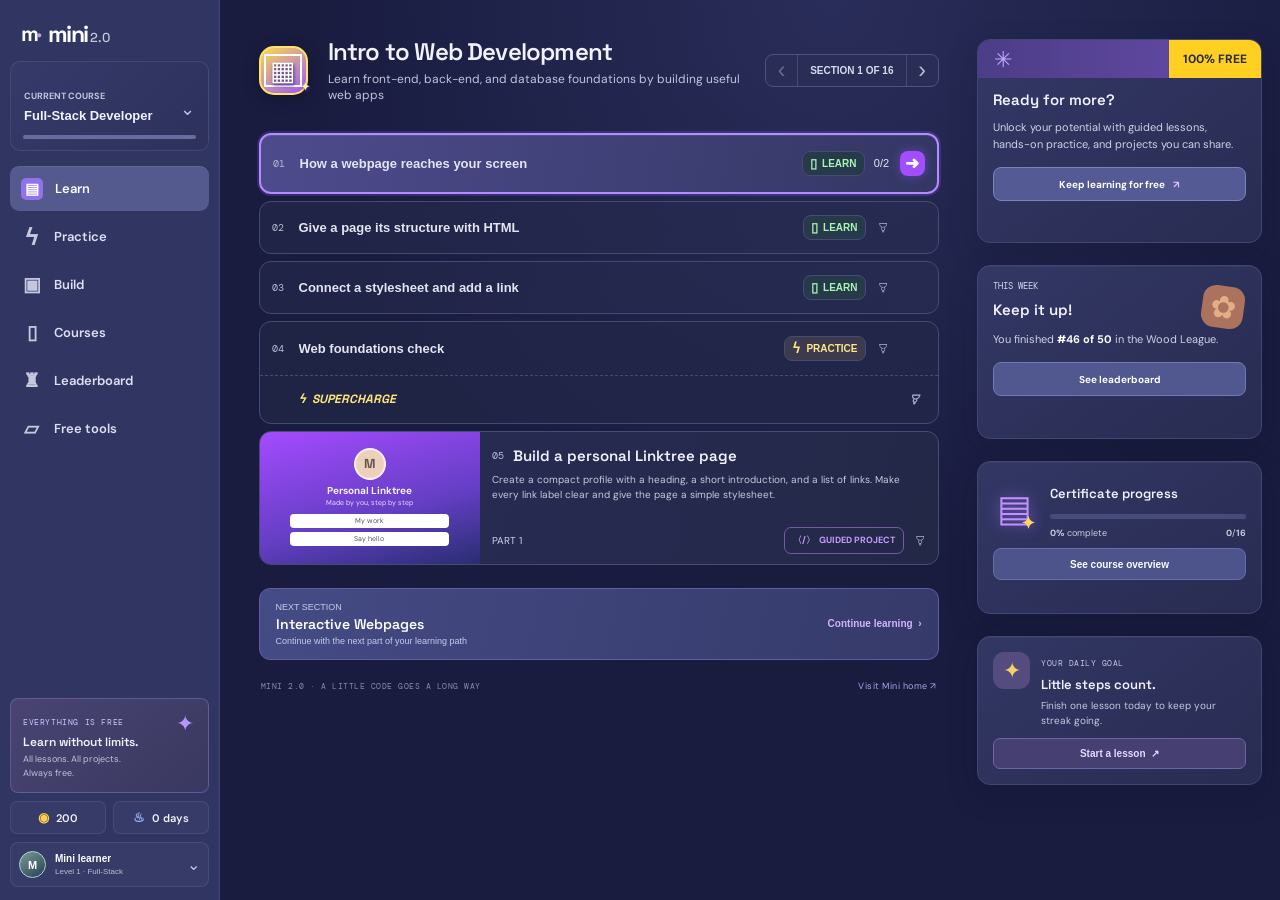
<file: index.html>
<!doctype html>
<html lang="en">
<head>
  <meta charset="utf-8" />
  <meta name="viewport" content="width=device-width, initial-scale=1" />
  <meta name="theme-color" content="#171a3c" />
  <meta name="description" content="Mini 2.0 — your free, friendly path to learning web development." />
  <title>Learn | Mini 2.0</title>
  <link rel="preconnect" href="https://fonts.googleapis.com" />
  <link rel="preconnect" href="https://fonts.gstatic.com" crossorigin />
  <link href="https://fonts.googleapis.com/css2?family=DM+Mono:wght@400;500&family=DM+Sans:wght@400;500;600;700;800&family=Space+Grotesk:wght@500;600;700&display=swap" rel="stylesheet" />
  <link rel="stylesheet" href="dashboard.css" />
</head>
<body>
  <div class="dashboard-shell">
    <aside class="sidebar" id="sidebar">
      <a class="brand" href="home.html" aria-label="Mini 2.0 home"><span class="brand-icon">m<span>·</span></span><span>mini<span class="brand-version"> 2.0</span></span></a>
      <button class="course-switcher" id="courseSwitch" aria-expanded="false"><span class="switch-label">CURRENT COURSE</span><strong id="currentCourseName">Full-Stack Developer</strong><span class="switch-chevron">⌄</span><span class="switch-progress"><i></i></span></button>
      <div class="track-menu" id="trackMenu" aria-label="Choose a learning path"></div>
      <nav class="side-nav" aria-label="Main navigation">
        <a class="side-link active" href="#learn" data-nav="Learn"><span class="nav-icon">▤</span>Learn</a>
        <a class="side-link" href="#practice" data-nav="Practice"><span class="nav-icon bolt">ϟ</span>Practice</a>
        <a class="side-link" href="#build" data-nav="Build"><span class="nav-icon">▣</span>Build</a>
        <a class="side-link" href="#courses" data-nav="Courses"><span class="nav-icon">▯</span>Courses</a>
        <a class="side-link" href="#league" data-nav="Leaderboard"><span class="nav-icon">♜</span>Leaderboard</a>
        <a class="side-link" href="#free" data-nav="Free tools"><span class="nav-icon">▱</span>Free tools</a>
      </nav>
      <div class="sidebar-bottom">
        <div class="free-callout"><span class="free-star">✦</span><span>EVERYTHING IS FREE</span><b>Learn without limits.</b><small>All lessons. All projects.<br />Always free.</small></div>
        <div class="resources"><span class="resource-chip"><b>◉</b><span id="coinCount">200</span></span><span class="resource-chip"><b class="flame">♨</b><span id="streakCount">0 days</span></span></div>
        <button class="profile-button" id="profileButton"><span class="avatar">M</span><span class="profile-name">Mini learner<small>Level 1 · Beginner</small></span><span class="profile-chevron">⌄</span></button>
      </div>
    </aside>

    <main class="main-area" id="learn">
      <button class="mobile-menu" id="mobileMenu" aria-label="Open navigation">☰</button>
      <header class="course-heading">
        <div class="course-emblem"><span>▦</span><i>✦</i></div>
        <div class="course-title"><h1 id="courseTitle">Intro to Web Development</h1><p id="courseDescription">Create webpages using HTML and CSS</p></div>
        <div class="section-switcher">
          <button id="previousSection" aria-label="Previous section" disabled>‹</button>
          <button id="sectionPicker" aria-expanded="false">SECTION <b id="sectionNumber">1</b> OF 20</button>
          <button id="nextSection" aria-label="Next section">›</button>
          <div class="section-menu" id="sectionMenu"></div>
        </div>
      </header>

      <section class="lesson-list" id="lessonList" aria-label="Lessons in this section">
        <button class="lesson-row selected" data-lesson="Discovering HTML and Tags" data-type="LEARN" data-open="true"><span class="lesson-number">01</span><span class="lesson-name">Discovering HTML and Tags</span><span class="lesson-type learn"><i>▯</i> LEARN</span><span class="lesson-count">0/2</span><span class="lesson-action">➜</span></button>
        <button class="lesson-row locked" data-lesson="Structuring Text with Tags" data-type="LEARN"><span class="lesson-number">02</span><span class="lesson-name">Structuring Text with Tags</span><span class="lesson-type learn"><i>▯</i> LEARN</span><span class="lock-icon">♙</span></button>
        <div class="lesson-group"><button class="lesson-row locked" data-lesson="HTML Basics 1" data-type="PRACTICE"><span class="lesson-number">03</span><span class="lesson-name">HTML Basics 1</span><span class="lesson-type practice"><i>ϟ</i> PRACTICE</span><span class="lock-icon">♙</span></button><button class="supercharge locked" data-lesson="HTML Basics 1 bonus" data-type="BONUS"><span>ϟ &nbsp;SUPERCHARGE</span><span class="lock-icon">♙</span></button></div>
        <button class="lesson-row locked" data-lesson="Creating Links" data-type="LEARN"><span class="lesson-number">04</span><span class="lesson-name">Creating Links</span><span class="lesson-type learn"><i>▯</i> LEARN</span><span class="lock-icon">♙</span></button>
        <button class="lesson-row locked" data-lesson="Adding Images" data-type="LEARN"><span class="lesson-number">05</span><span class="lesson-name">Adding Images</span><span class="lesson-type learn"><i>▯</i> LEARN</span><span class="lock-icon">♙</span></button>
        <div class="lesson-group"><button class="lesson-row locked" data-lesson="HTML Basics 2" data-type="PRACTICE"><span class="lesson-number">06</span><span class="lesson-name">HTML Basics 2</span><span class="lesson-type practice"><i>ϟ</i> PRACTICE</span><span class="lock-icon">♙</span></button><button class="supercharge locked" data-lesson="HTML Basics 2 bonus" data-type="BONUS"><span>ϟ &nbsp;SUPERCHARGE</span><span class="lock-icon">♙</span></button></div>
        <article class="project-card"><div class="project-thumb"><div class="thumb-avatar">E</div><b>Emmy</b><small>Aspiring Software Developer</small><span>Twitter</span><span>TikTok</span></div><div class="project-copy"><div><span class="lesson-number">07</span><strong>Linktree</strong></div><p>Get ready to build your very own Linktree-style page, where you can showcase all your socials and other links you care about in one spot.</p><div class="project-meta"><span>PART 1</span><span class="guided-pill">〈/〉 &nbsp;GUIDED PROJECT</span><span class="lock-icon">♙</span></div></div></article>
        <button class="lesson-row locked" data-lesson="Boilerplate code" data-type="LEARN"><span class="lesson-number">08</span><span class="lesson-name">Boilerplate code</span><span class="lesson-type learn"><i>▯</i> LEARN</span><span class="lock-icon">♙</span></button>
        <button class="lesson-row locked" data-lesson="Stylesheet and Basic Selectors" data-type="LEARN"><span class="lesson-number">09</span><span class="lesson-name">Stylesheet and Basic Selectors</span><span class="lesson-type learn"><i>▯</i> LEARN</span><span class="lock-icon">♙</span></button>
        <button class="lesson-row locked" data-lesson="Styling Text" data-type="LEARN"><span class="lesson-number">10</span><span class="lesson-name">Styling Text</span><span class="lesson-type learn"><i>▯</i> LEARN</span><span class="lock-icon">♙</span></button>
        <button class="lesson-row locked" data-lesson="Setting Size and Borders" data-type="LEARN"><span class="lesson-number">11</span><span class="lesson-name">Setting Size and Borders</span><span class="lesson-type learn"><i>▯</i> LEARN</span><span class="lock-icon">♙</span></button>
        <div class="lesson-group"><button class="lesson-row locked" data-lesson="CSS Basics 1" data-type="PRACTICE"><span class="lesson-number">12</span><span class="lesson-name">CSS Basics 1</span><span class="lesson-type practice"><i>ϟ</i> PRACTICE</span><span class="lock-icon">♙</span></button><button class="supercharge locked" data-lesson="CSS Basics 1 bonus" data-type="BONUS"><span>ϟ &nbsp;SUPERCHARGE</span><span class="lock-icon">♙</span></button></div>
        <button class="lesson-row locked" data-lesson="Building with the Box Model" data-type="LEARN"><span class="lesson-number">13</span><span class="lesson-name">Building with the Box Model</span><span class="lesson-type learn"><i>▯</i> LEARN</span><span class="lock-icon">♙</span></button>
        <button class="lesson-row locked" data-lesson="Adding Padding with One Line" data-type="LEARN"><span class="lesson-number">14</span><span class="lesson-name">Adding Padding with One Line</span><span class="lesson-type learn"><i>▯</i> LEARN</span><span class="lock-icon">♙</span></button>
        <button class="lesson-row locked" data-lesson="Styling Corners with One Line" data-type="LEARN"><span class="lesson-number">15</span><span class="lesson-name">Styling Corners with One Line</span><span class="lesson-type learn"><i>▯</i> LEARN</span><span class="lock-icon">♙</span></button>
        <div class="lesson-group"><button class="lesson-row locked" data-lesson="CSS Basics 2" data-type="PRACTICE"><span class="lesson-number">16</span><span class="lesson-name">CSS Basics 2</span><span class="lesson-type practice"><i>ϟ</i> PRACTICE</span><span class="lock-icon">♙</span></button><button class="supercharge locked" data-lesson="CSS Basics 2 bonus" data-type="BONUS"><span>ϟ &nbsp;SUPERCHARGE</span><span class="lock-icon">♙</span></button></div>
        <article class="project-card project-card-second"><div class="project-thumb second-thumb"><div class="thumb-avatar">E</div><b>Emmy</b><small>Aspiring Software Developer</small><span>Twitter</span><span>TikTok</span></div><div class="project-copy"><div><span class="lesson-number">17</span><strong>Linktree</strong></div><p>Now that you've set up the HTML of your Linktree-style page, it's time to make it pop! In this part, we'll use CSS to style and bring personality to your page.</p><div class="project-meta"><span>PART 2</span><span class="guided-pill">〈/〉 &nbsp;GUIDED PROJECT</span><span class="lock-icon">♙</span></div></div></article>
        <button class="lesson-row locked" data-lesson="Making it responsive" data-type="LEARN"><span class="lesson-number">18</span><span class="lesson-name">Making it responsive</span><span class="lesson-type learn"><i>▯</i> LEARN</span><span class="lock-icon">♙</span></button>
        <button class="lesson-row locked" data-lesson="Finishing touches" data-type="LEARN"><span class="lesson-number">19</span><span class="lesson-name">Finishing touches</span><span class="lesson-type learn"><i>▯</i> LEARN</span><span class="lock-icon">♙</span></button>
        <button class="lesson-row locked" data-lesson="Web Development review" data-type="PRACTICE"><span class="lesson-number">20</span><span class="lesson-name">Web Development review</span><span class="lesson-type practice"><i>ϟ</i> PRACTICE</span><span class="lock-icon">♙</span></button>
        <button class="next-track"><span><small>NEXT SECTION</small><strong>Interactive Webpages</strong><small>Use HTML and JavaScript to create interactive webpages</small></span><b>Continue learning&nbsp; ›</b></button>
      </section>
      <footer class="main-footer"><span>MINI 2.0 · A LITTLE CODE GOES A LONG WAY</span><a href="home.html">Visit Mini home ↗</a></footer>
    </main>

    <aside class="right-rail">
      <section class="rail-card free-card" id="free"><div class="free-banner"><span>✳</span><b>100% FREE</b></div><div class="rail-card-content"><h2>Ready for more?</h2><p>Unlock your potential with guided lessons, hands-on practice, and projects you can share.</p><a href="#courses">Keep learning for free <span>↗</span></a></div></section>
      <section class="rail-card league-card" id="league"><div class="league-date">THIS WEEK</div><div class="league-icon">✿</div><h2>Keep it up!</h2><p>You finished <b>#46 of 50</b> in the Wood League.</p><a href="#league">See leaderboard</a></section>
      <section class="rail-card certificate-card"><div class="certificate-icon"><span>▤</span><b>✦</b></div><div class="certificate-info"><h2>Certificate progress</h2><div class="cert-progress"><i id="certificateBar"></i></div><div class="cert-details"><span><b id="certificatePercent">0%</b> complete</span><span><b id="certificateCount">0</b>/<b id="certificateTotal">20</b></span></div></div><button id="courseOverview">See course overview</button></section>
      <section class="rail-card daily-card"><div class="daily-art">✦</div><div><span>YOUR DAILY GOAL</span><h2>Little steps count.</h2><p>Finish one lesson today to keep your streak going.</p></div><button id="dailyGoal">Start a lesson&nbsp; ↗</button></section>
    </aside>
  </div>

  <div class="toast" id="toast" role="status" aria-live="polite"></div>
  <div class="modal-backdrop" id="lessonModal" aria-hidden="true"><section class="lesson-modal" role="dialog" aria-modal="true" aria-labelledby="modalHeading"><button class="modal-close" id="modalClose" aria-label="Close lesson">×</button><div class="modal-eyebrow" id="modalEyebrow">LESSON 01 <span>·</span> HTML BASICS</div><div class="modal-progress"><i></i><i></i></div><div class="modal-emoji" id="modalEmoji">🌱</div><h2 id="modalHeading">Discovering HTML and Tags</h2><p id="modalDescription">HTML is the structure behind every webpage. Tags tell your browser what each part of the page means.</p><div class="lesson-example"><span id="exampleLabel">HERE'S A HEADING</span><code id="exampleCode">&lt;h1&gt;Hello, world!&lt;/h1&gt;</code><div class="example-result"><small>IN THE BROWSER</small><strong id="exampleOutput">Hello, world!</strong></div></div><h3 id="modalQuestion">Which tag creates a main heading?</h3><div class="modal-answers" id="modalAnswers"></div><div class="answer-feedback" aria-live="polite"></div><button class="modal-continue" disabled>Check answer <span>→</span></button></section></div>
  <script src="dashboard.js"></script>
</body>
</html>
</file>
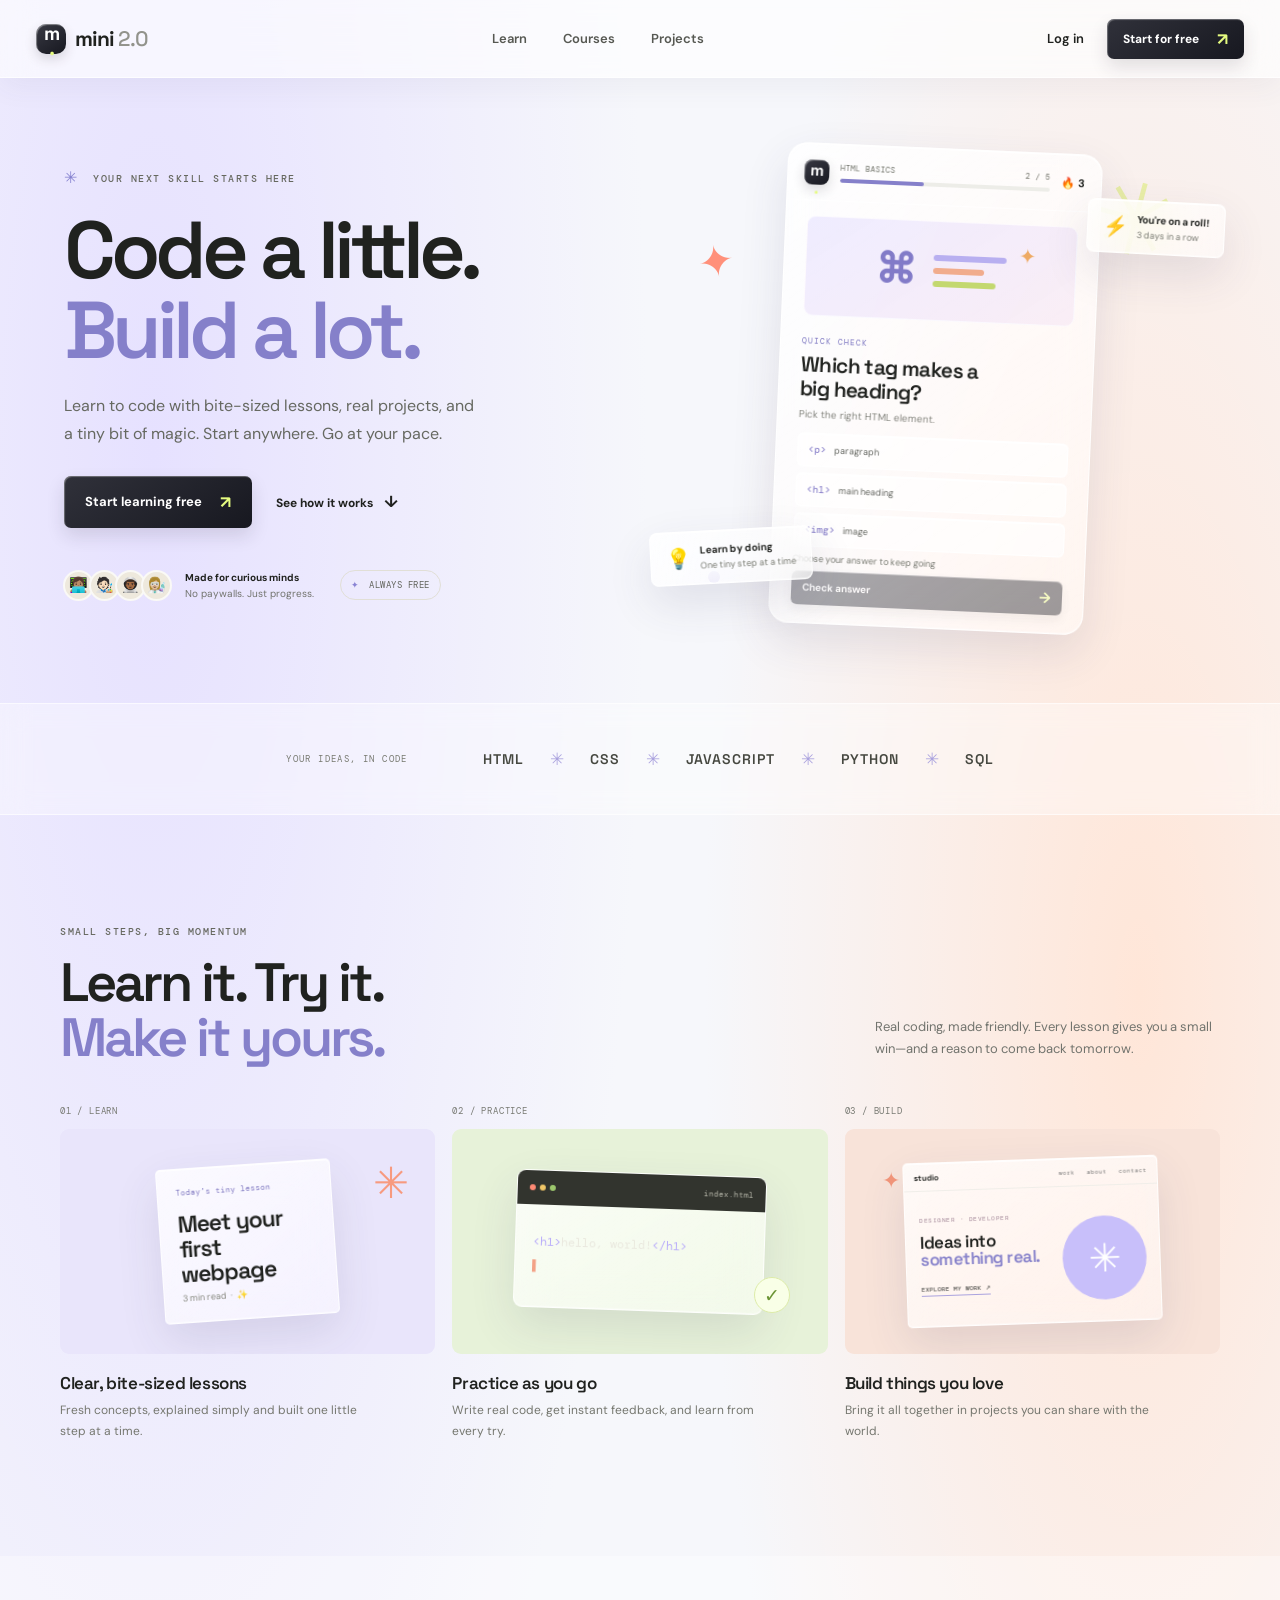
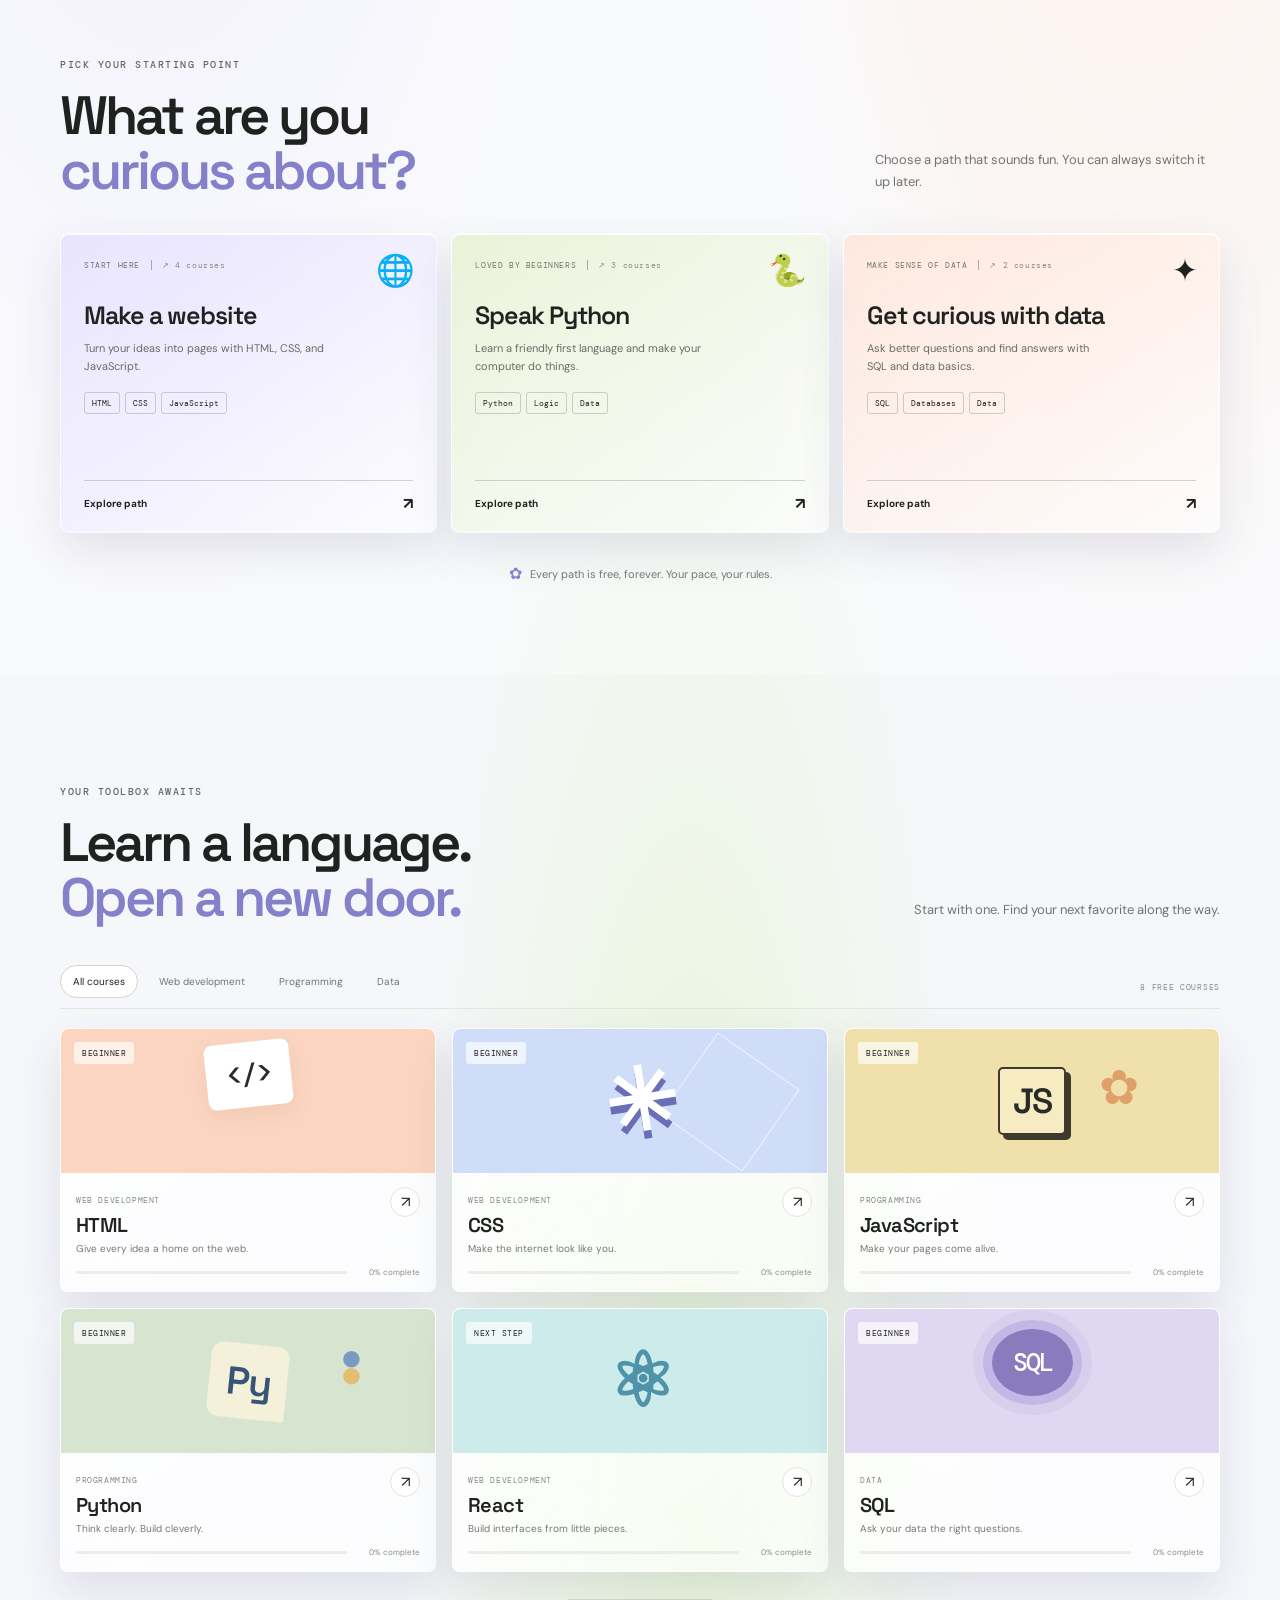
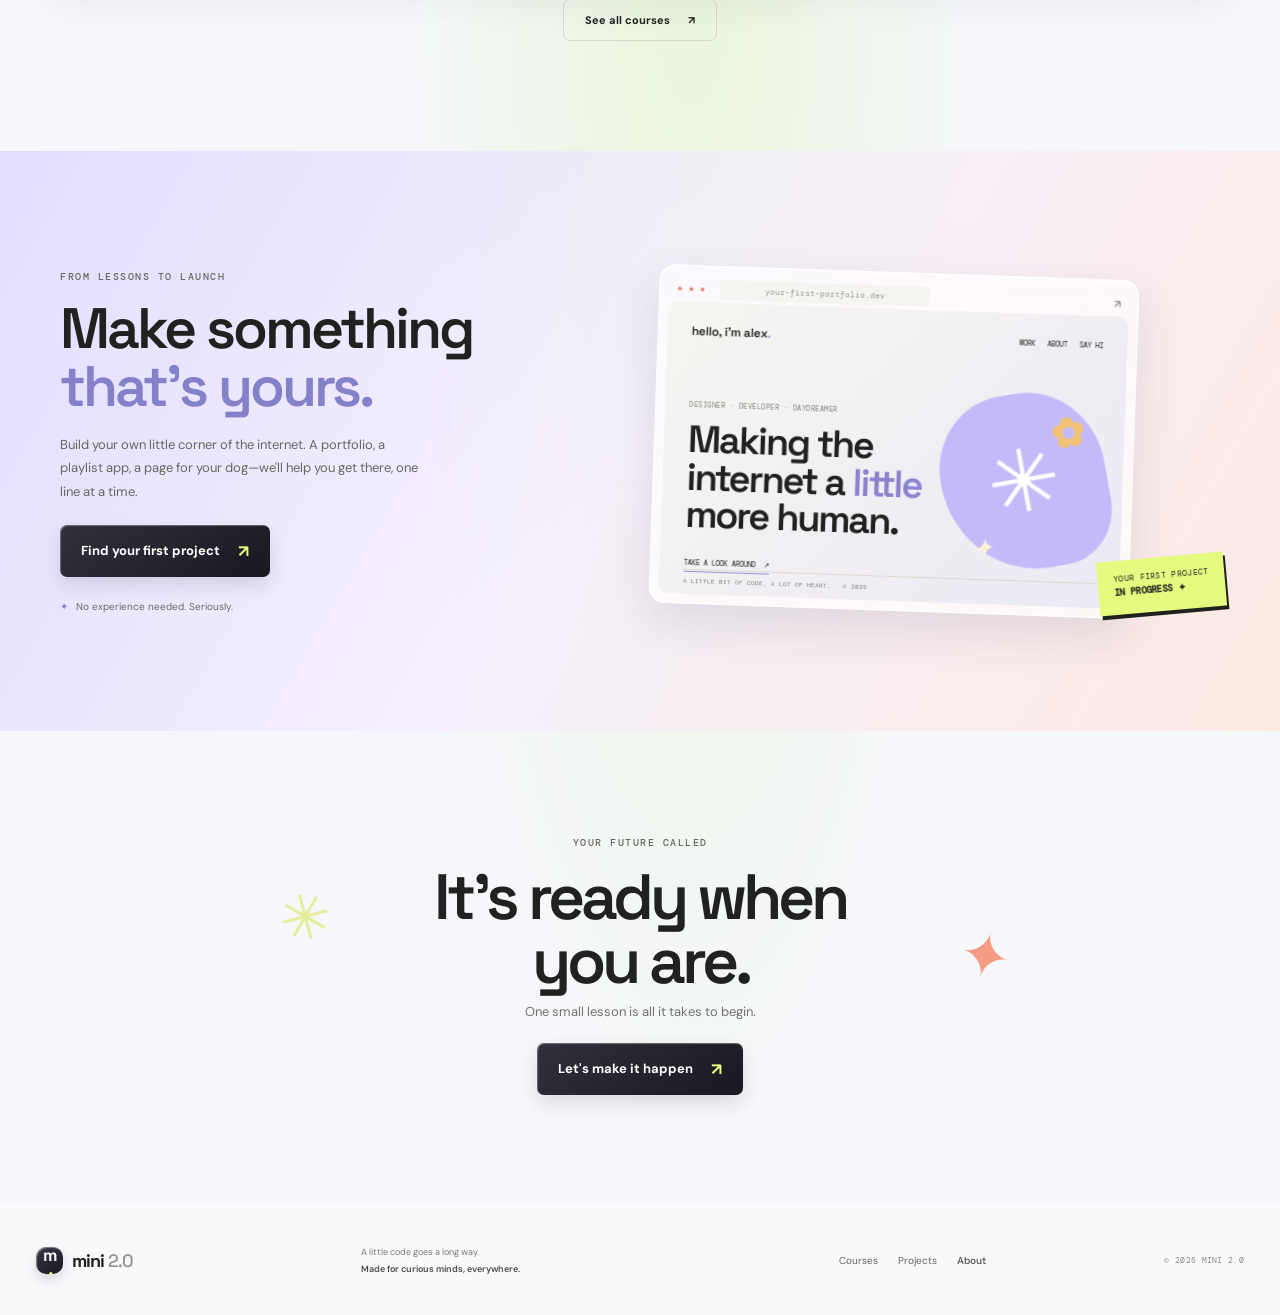
<file: home.html>
<!doctype html>
<html lang="en">
<head>
  <meta charset="utf-8" />
  <meta name="viewport" content="width=device-width, initial-scale=1" />
  <meta name="theme-color" content="#faf9f6" />
  <meta name="description" content="Learn to code with Mini 2.0: friendly, hands-on lessons and projects, always free." />
  <title>Mini 2.0 — Learn to code, for free</title>
  <link rel="preconnect" href="https://fonts.googleapis.com" />
  <link rel="preconnect" href="https://fonts.gstatic.com" crossorigin />
  <link href="https://fonts.googleapis.com/css2?family=DM+Mono:wght@400;500&family=DM+Sans:wght@400;500;600;700;800&family=Space+Grotesk:wght@500;600;700&display=swap" rel="stylesheet" />
  <link rel="stylesheet" href="styles.css" />
</head>
<body>
  <header class="site-header">
    <a class="brand" href="#home" aria-label="Mini 2.0 home"><span class="brand-mark">m<span>·</span></span><span>mini<span class="brand-light"> 2.0</span></span></a>
    <nav class="main-nav" aria-label="Main navigation">
      <a href="#paths">Learn</a><a href="#courses">Courses</a><a href="#projects">Projects</a>
    </nav>
    <div class="header-actions"><button class="login-link" data-toast="You're already on the free plan ✨">Log in</button><a class="button button-dark button-small" href="#paths">Start for free <span>↗</span></a></div>
    <button class="menu-toggle" aria-label="Open menu" aria-expanded="false"><span></span><span></span></button>
  </header>

  <main id="home">
    <section class="hero section-wrap">
      <div class="hero-copy">
        <div class="eyebrow"><span class="sparkle">✳</span> YOUR NEXT SKILL STARTS HERE</div>
        <h1>Code a little.<br /><span class="headline-accent">Build a lot.</span></h1>
        <p class="hero-lede">Learn to code with bite-sized lessons, real projects, and a tiny bit of magic. Start anywhere. Go at your pace.</p>
        <div class="hero-actions"><a class="button button-dark" href="#paths">Start learning free <span>↗</span></a><a class="text-link" href="#how">See how it works <span>↓</span></a></div>
        <div class="hero-proof"><div class="avatar-stack"><span>👩🏽‍💻</span><span>🧑🏻‍🎨</span><span>👨🏾‍🚀</span><span>👩🏼‍🔬</span></div><div><strong>Made for curious minds</strong><small>No paywalls. Just progress.</small></div><div class="free-pill"><span>✦</span> ALWAYS FREE</div></div>
      </div>
      <div class="hero-art" aria-label="Preview of an interactive coding lesson">
        <div class="shape shape-sun">✳</div><div class="shape shape-star">✦</div><div class="shape shape-dot"></div>
        <div class="lesson-card">
          <div class="lesson-top"><div class="mini-logo">m<span>·</span></div><div class="lesson-progress"><div class="progress-label"><span>HTML BASICS</span><span>2 / 5</span></div><div class="progress-track"><i style="width:40%"></i></div></div><div class="lesson-streak">🔥 3</div></div>
          <div class="lesson-content"><div class="lesson-illustration"><span class="browser-icon">⌘</span><div class="code-lines"><i></i><i></i><i></i></div><span class="float-spark">✦</span></div><div class="lesson-kicker">QUICK CHECK</div><h3>Which tag makes a<br />big heading?</h3><p>Pick the right HTML element.</p>
            <div class="answer-list"><button class="answer" data-answer="p"><code>&lt;p&gt;</code><span>paragraph</span><b></b></button><button class="answer" data-answer="h1"><code>&lt;h1&gt;</code><span>main heading</span><b></b></button><button class="answer" data-answer="img"><code>&lt;img&gt;</code><span>image</span><b></b></button></div>
            <div class="answer-feedback" aria-live="polite">Choose your answer to keep going</div><button class="lesson-continue" disabled>Check answer <span>→</span></button>
          </div>
        </div>
        <div class="floating-note note-left"><span>💡</span><div><strong>Learn by doing</strong><small>One tiny step at a time</small></div></div>
        <div class="floating-note note-right"><span class="streak-icon">⚡</span><div><strong>You're on a roll!</strong><small>3 days in a row</small></div></div>
      </div>
    </section>

    <section class="trust-strip"><span>YOUR IDEAS, IN CODE</span><div><b>HTML</b><i>✳</i><b>CSS</b><i>✳</i><b>JAVASCRIPT</b><i>✳</i><b>PYTHON</b><i>✳</i><b>SQL</b></div></section>

    <section class="how-section section-wrap" id="how">
      <div class="section-heading"><div><div class="eyebrow">SMALL STEPS, BIG MOMENTUM</div><h2>Learn it. Try it.<br /><span>Make it yours.</span></h2></div><p>Real coding, made friendly. Every lesson gives you a small win—and a reason to come back tomorrow.</p></div>
      <div class="steps-grid"><article class="step-card step-learn"><div class="step-number">01 / LEARN</div><div class="step-visual visual-learn"><div class="paper-card"><span>Today’s tiny lesson</span><b>Meet your<br />first webpage</b><i>3 min read&nbsp; · &nbsp;✨</i></div><span class="visual-sticker">✳</span></div><h3>Clear, bite-sized lessons</h3><p>Fresh concepts, explained simply and built one little step at a time.</p></article>
        <article class="step-card step-practice"><div class="step-number">02 / PRACTICE</div><div class="step-visual visual-practice"><div class="terminal-window"><div><i></i><i></i><i></i><span>index.html</span></div><code><em>&lt;h1&gt;</em>hello, world!<em>&lt;/h1&gt;</em><br /><u>▌</u></code></div><span class="check-badge">✓</span></div><h3>Practice as you go</h3><p>Write real code, get instant feedback, and learn from every try.</p></article>
        <article class="step-card step-build"><div class="step-number">03 / BUILD</div><div class="step-visual visual-build"><div class="project-preview"><div class="preview-nav"><b>studio</b><span>work&nbsp;&nbsp; about&nbsp;&nbsp; contact</span></div><div class="preview-body"><small>DESIGNER · DEVELOPER</small><strong>Ideas into<br /><i>something real.</i></strong><span class="preview-button">EXPLORE MY WORK ↗</span></div><div class="preview-orb">✳</div></div><span class="build-spark">✦</span></div><h3>Build things you love</h3><p>Bring it all together in projects you can share with the world.</p></article></div>
    </section>

    <section class="paths-section" id="paths"><div class="section-wrap"><div class="section-heading paths-heading"><div><div class="eyebrow">PICK YOUR STARTING POINT</div><h2>What are you<br /><span>curious about?</span></h2></div><p>Choose a path that sounds fun. You can always switch it up later.</p></div>
      <div class="path-grid"><article class="path-card path-web"><div class="path-icon">🌐</div><div class="path-meta"><span>START HERE</span><span class="duration">↗ 4 courses</span></div><h3>Make a website</h3><p>Turn your ideas into pages with HTML, CSS, and JavaScript.</p><div class="path-tags"><span>HTML</span><span>CSS</span><span>JavaScript</span></div><button class="path-cta" data-course="web">Explore path <span>↗</span></button></article>
        <article class="path-card path-python"><div class="path-icon">🐍</div><div class="path-meta"><span>LOVED BY BEGINNERS</span><span class="duration">↗ 3 courses</span></div><h3>Speak Python</h3><p>Learn a friendly first language and make your computer do things.</p><div class="path-tags"><span>Python</span><span>Logic</span><span>Data</span></div><button class="path-cta" data-course="python">Explore path <span>↗</span></button></article>
        <article class="path-card path-data"><div class="path-icon">✦</div><div class="path-meta"><span>MAKE SENSE OF DATA</span><span class="duration">↗ 2 courses</span></div><h3>Get curious with data</h3><p>Ask better questions and find answers with SQL and data basics.</p><div class="path-tags"><span>SQL</span><span>Databases</span><span>Data</span></div><button class="path-cta" data-course="sql">Explore path <span>↗</span></button></article></div>
      <div class="path-footnote"><span>✿</span> Every path is free, forever. Your pace, your rules.</div></div></section>

    <section class="courses-section section-wrap" id="courses"><div class="section-heading"><div><div class="eyebrow">YOUR TOOLBOX AWAITS</div><h2>Learn a language.<br /><span>Open a new door.</span></h2></div><p>Start with one. Find your next favorite along the way.</p></div><div class="course-toolbar"><div class="course-filters" role="group" aria-label="Filter courses"><button class="filter-button active" data-filter="all">All courses</button><button class="filter-button" data-filter="web">Web development</button><button class="filter-button" data-filter="code">Programming</button><button class="filter-button" data-filter="data">Data</button></div><span class="course-count">8 FREE COURSES</span></div>
      <div class="course-grid">
        <article class="course-card" data-category="web"><div class="course-art art-html"><span class="course-symbol">&lt;/&gt;</span><span class="art-orbit orbit-a"></span><span class="art-orbit orbit-b"></span><span class="course-level">BEGINNER</span></div><div class="course-info"><div><span class="course-type">WEB DEVELOPMENT</span><h3>HTML</h3><p>Give every idea a home on the web.</p></div><button class="course-arrow" data-course="html" aria-label="Start HTML course">↗</button></div><div class="course-progress"><span><i></i></span><small data-progress="html">0% complete</small></div></article>
        <article class="course-card" data-category="web"><div class="course-art art-css"><span class="course-symbol">✳</span><span class="css-square"></span><span class="course-level">BEGINNER</span></div><div class="course-info"><div><span class="course-type">WEB DEVELOPMENT</span><h3>CSS</h3><p>Make the internet look like you.</p></div><button class="course-arrow" data-course="css" aria-label="Start CSS course">↗</button></div><div class="course-progress"><span><i></i></span><small data-progress="css">0% complete</small></div></article>
        <article class="course-card" data-category="code web"><div class="course-art art-js"><span class="course-symbol">JS</span><span class="js-flower">✿</span><span class="course-level">BEGINNER</span></div><div class="course-info"><div><span class="course-type">PROGRAMMING</span><h3>JavaScript</h3><p>Make your pages come alive.</p></div><button class="course-arrow" data-course="javascript" aria-label="Start JavaScript course">↗</button></div><div class="course-progress"><span><i></i></span><small data-progress="javascript">0% complete</small></div></article>
        <article class="course-card" data-category="code"><div class="course-art art-python"><span class="course-symbol">Py</span><span class="python-orb">●</span><span class="course-level">BEGINNER</span></div><div class="course-info"><div><span class="course-type">PROGRAMMING</span><h3>Python</h3><p>Think clearly. Build cleverly.</p></div><button class="course-arrow" data-course="python" aria-label="Start Python course">↗</button></div><div class="course-progress"><span><i></i></span><small data-progress="python">0% complete</small></div></article>
        <article class="course-card" data-category="web"><div class="course-art art-react"><span class="course-symbol">⚛</span><span class="course-level">NEXT STEP</span></div><div class="course-info"><div><span class="course-type">WEB DEVELOPMENT</span><h3>React</h3><p>Build interfaces from little pieces.</p></div><button class="course-arrow" data-course="react" aria-label="Start React course">↗</button></div><div class="course-progress"><span><i></i></span><small data-progress="react">0% complete</small></div></article>
        <article class="course-card" data-category="data"><div class="course-art art-sql"><span class="course-symbol">SQL</span><span class="sql-ring"></span><span class="course-level">BEGINNER</span></div><div class="course-info"><div><span class="course-type">DATA</span><h3>SQL</h3><p>Ask your data the right questions.</p></div><button class="course-arrow" data-course="sql" aria-label="Start SQL course">↗</button></div><div class="course-progress"><span><i></i></span><small data-progress="sql">0% complete</small></div></article>
      </div><button class="button button-outline all-courses" data-toast="You're seeing all 8 free starter courses ✨">See all courses <span>↗</span></button></section>

    <section class="project-section" id="projects"><div class="section-wrap project-layout"><div class="project-copy"><div class="eyebrow">FROM LESSONS TO LAUNCH</div><h2>Make something<br /><span>that's yours.</span></h2><p>Build your own little corner of the internet. A portfolio, a playlist app, a page for your dog—we'll help you get there, one line at a time.</p><a class="button button-dark" href="#courses">Find your first project <span>↗</span></a><div class="project-proof"><span>✦</span> No experience needed. Seriously.</div></div><div class="project-art"><div class="project-window"><div class="window-chrome"><span>● ● ●</span><i>your-first-portfolio.dev</i><b>↗</b></div><div class="portfolio"><div class="portfolio-nav"><strong>hello, i'm alex<span>.</span></strong><span>WORK&nbsp;&nbsp; ABOUT&nbsp;&nbsp; SAY HI</span></div><div class="portfolio-text"><label>DESIGNER · DEVELOPER · DAYDREAMER</label><h3>Making the<br />internet a <em>little</em><br />more human.</h3><a>TAKE A LOOK AROUND&nbsp; ↗</a></div><div class="portfolio-image"><span>✳</span><b>✿</b><i>✦</i></div><div class="portfolio-foot">A LITTLE BIT OF CODE, A LOT OF HEART. &nbsp; © 2025</div></div></div><div class="project-tag">YOUR FIRST PROJECT<br /><b>IN PROGRESS ✦</b></div></div></div></section>

    <section class="final-cta section-wrap"><div class="cta-spark cta-left">✳</div><div class="eyebrow">YOUR FUTURE CALLED</div><h2>It's ready when<br />you are.</h2><p>One small lesson is all it takes to begin.</p><a class="button button-dark" href="#paths">Let's make it happen <span>↗</span></a><div class="cta-spark cta-right">✦</div></section>
  </main>

  <footer class="site-footer"><a class="brand" href="#home"><span class="brand-mark">m<span>·</span></span><span>mini<span class="brand-light"> 2.0</span></span></a><span class="footer-note">A little code goes a long way. <b>Made for curious minds, everywhere.</b></span><div class="footer-links"><a href="#courses">Courses</a><a href="#projects">Projects</a><button data-toast="Mini 2.0 is free to learn and use.">About</button></div><span class="copyright">© 2025 MINI 2.0</span></footer>

  <div class="toast" role="status" aria-live="polite"></div>
  <div class="modal-backdrop" id="lessonModal" aria-hidden="true"><section class="lesson-modal" role="dialog" aria-modal="true" aria-labelledby="modalTitle"><button class="modal-close" aria-label="Close lesson">×</button><div class="modal-eyebrow">MINI LESSON <span>·</span> FREE FOREVER</div><div class="modal-step"><span class="step-dot active"></span><span class="step-dot"></span><span class="step-dot"></span><i></i></div><div class="modal-emoji">🌱</div><h2 id="modalTitle">Your first tiny step</h2><p class="modal-description">A webpage starts with HTML—the building blocks that tell your browser what to show.</p><div class="modal-example"><span>TRY THIS</span><code>&lt;h1&gt;Hello, world!&lt;/h1&gt;</code><div class="example-preview"><small>YOUR BROWSER SEES</small><strong>Hello, world!</strong></div></div><p class="modal-question">What does <code>&lt;h1&gt;</code> make?</p><div class="modal-options"><button data-modal-answer="A large heading">A large heading <span>↗</span></button><button data-modal-answer="A picture">A picture <span>↗</span></button></div><div class="modal-result" aria-live="polite"></div><button class="modal-next" disabled>Check answer <span>→</span></button></section></div>
  <script src="app.js"></script>
</body>
</html>
</file>
<file: dashboard.css>
:root{--bg:#191c3f;--sidebar:#30345f;--panel:#25294d;--panel2:#30345f;--line:#454a79;--text:#f3f2ff;--muted:#babbd3;--dim:#8b8eae;--purple:#9566ff;--yellow:#ffc928;--green:#89dfa3;--cyan:#8ec8ff;--pink:#e49bff;--sans:'DM Sans',sans-serif;--display:'Space Grotesk',sans-serif;--mono:'DM Mono',monospace}*{box-sizing:border-box}html{scroll-behavior:smooth}body{margin:0;background:radial-gradient(ellipse at 65% 0,#292d59 0,transparent 45%),var(--bg);color:var(--text);font:14px var(--sans);min-height:100vh}.dashboard-shell{min-height:100vh;display:grid;grid-template-columns:242px minmax(590px,680px) 310px;gap:40px;justify-content:center;align-items:start}.sidebar{position:sticky;top:0;left:0;height:100vh;padding:16px 12px 13px;background:rgba(53,58,104,.88);border-right:1px solid #626a9b45;display:flex;flex-direction:column;z-index:10;backdrop-filter:blur(24px)}.brand{height:35px;display:flex;align-items:center;gap:7px;margin:0 11px 10px;color:white;text-decoration:none;font:700 23px var(--display);letter-spacing:-1.6px}.brand-icon{font-size:21px;font-weight:700}.brand-icon span{color:#b99bff}.brand-version{font-size:13px;color:#c5c7db;letter-spacing:-.3px;font-weight:500}.course-switcher{height:90px;border:1px solid #777ca843;background:linear-gradient(135deg,#353a69,#2d315c);border-radius:10px;text-align:left;color:var(--text);padding:12px 13px;position:relative;cursor:pointer}.switch-label{display:block;font:9px var(--sans);font-weight:700;color:#c3c5dc;margin-bottom:6px}.course-switcher strong{font-size:13px;font-weight:700}.switch-chevron{position:absolute;right:13px;top:36px;color:#c1c4de;font-size:18px}.switch-progress{position:absolute;left:12px;right:12px;bottom:11px;height:4px;background:#666c9e;border-radius:4px;overflow:hidden}.switch-progress i{height:100%;width:0;display:block;background:var(--purple)}.side-nav{display:grid;gap:3px;margin-top:15px}.side-link{height:45px;display:flex;align-items:center;gap:12px;padding:0 11px;color:#dedff1;text-decoration:none;font-size:13px;font-weight:600;border-radius:9px}.side-link.active{background:#54598e;color:#fff;box-shadow:inset 0 1px 0 #ffffff13}.side-link:not(.active):hover{background:#ffffff0c}.nav-icon{font-size:19px;width:21px;color:#c5c7df;text-align:center}.active .nav-icon{color:#fff;background:#9072ed;border-radius:5px;width:22px;height:22px;line-height:22px;font-size:15px}.nav-icon.bolt{font-size:23px}.sidebar-bottom{margin-top:auto}.free-callout{height:95px;border:1px solid #7a72c588;background:linear-gradient(140deg,#494473,#39385f);border-radius:8px;padding:12px 12px 10px;position:relative;margin-bottom:8px}.free-star{position:absolute;right:14px;top:10px;font-size:22px;color:#b595ff}.free-callout>span:nth-child(2){font:8px var(--mono);letter-spacing:.6px;color:#cdc4ff}.free-callout b{display:block;font:600 12px var(--display);margin:5px 0 3px}.free-callout small{display:block;font-size:9px;line-height:1.5;color:#c0c2dc}.resources{display:flex;gap:7px;margin-bottom:8px}.resource-chip{height:33px;flex:1;display:flex;align-items:center;justify-content:center;gap:7px;border:1px solid #787ca442;border-radius:7px;background:#ffffff08;font-size:11px;font-weight:600}.resource-chip b{font-size:13px;color:#ffd04b}.resource-chip b.flame{color:#9bb6ff}.profile-button{height:45px;width:100%;display:flex;align-items:center;text-align:left;gap:9px;padding:0 8px;border:1px solid #777ca442;border-radius:8px;background:#ffffff08;color:#fff;cursor:pointer}.avatar{width:27px;height:27px;background:linear-gradient(145deg,#7a9b94,#283e54);border-radius:50%;display:grid;place-items:center;font-weight:700;font-size:11px;border:1px solid #a8d8cc}.profile-name{font-size:10px;font-weight:700;line-height:1.4;flex:1}.profile-name small{display:block;font-size:8px;color:#bbbed7;font-weight:400}.profile-chevron{font-size:16px;color:#c5c7db}.main-area{width:100%;max-width:680px;padding:38px 0 15px;min-width:0}.course-heading{display:grid;grid-template-columns:55px minmax(0,1fr) auto;gap:14px;align-items:center;margin-bottom:30px;position:relative}.course-emblem{width:49px;height:49px;border-radius:15px;background:linear-gradient(145deg,#ffd84e,#9a57ff);display:grid;place-items:center;position:relative;box-shadow:0 4px 15px #0004;border:2px solid #ffe36c;color:#fff;font-size:27px;text-shadow:1px 2px 3px #373170}.course-emblem>span{border:2px solid #fff;padding:0 4px;line-height:29px}.course-emblem i{position:absolute;right:-5px;bottom:-2px;font-size:13px;color:#fff7a4;font-style:normal}.course-title h1{font:600 24px/1.15 var(--display);letter-spacing:-.8px;margin:0 0 5px}.course-title p{font-size:12px;color:#c1c3dc;margin:0}.section-switcher{height:33px;border:1px solid #4d5280;border-radius:8px;background:#2a2e57;display:flex;align-items:center;position:relative;white-space:nowrap}.section-switcher>button{height:100%;border:0;background:none;color:#d9dbed;cursor:pointer}.section-switcher>button:first-child,.section-switcher>button:last-of-type{width:31px;font-size:23px;color:#b8bbd5}.section-switcher>button:disabled{color:#656b91;cursor:default}.section-switcher #sectionPicker{font-size:10px;font-weight:800;padding:0 12px;border-left:1px solid #454a73;border-right:1px solid #454a73}.section-switcher #sectionPicker b{font-weight:800}.section-menu{display:none;position:absolute;top:39px;right:0;z-index:7;background:#292d55;border:1px solid #595e8c;border-radius:8px;width:228px;max-height:330px;overflow:auto;padding:5px;box-shadow:0 12px 35px #08091caa}.section-menu.open{display:block}.section-menu button{width:100%;display:block;text-align:left;border:0;color:#dddff1;background:none;padding:9px;border-radius:5px;font-size:10px;cursor:pointer}.section-menu button:hover,.section-menu button.current{background:#494d7d}.lesson-list{display:grid;gap:7px}.lesson-row{height:53px;width:100%;display:grid;grid-template-columns:27px minmax(0,1fr) auto 34px 26px;align-items:center;gap:0;padding:0 12px;border:1px solid #454a75;border-radius:12px;background:linear-gradient(110deg,#242849a8,#292d54a3);text-align:left;color:#e4e5f3;cursor:pointer;transition:background .16s,border .16s,transform .16s}.lesson-row:hover:not(.locked){background:#31365f;border-color:#8c70da;transform:translateY(-1px)}.lesson-row.selected{height:61px;border:2px solid #b58bff;background:linear-gradient(100deg,#4e4b8d,#333763);box-shadow:0 0 0 2px #8d60ff38,inset 0 1px #ffffff14}.lesson-number{font:10px var(--mono);color:#b9bbd5}.lesson-name{font-size:13px;font-weight:700;white-space:nowrap;overflow:hidden;text-overflow:ellipsis}.lesson-type{height:25px;display:inline-flex;align-items:center;gap:5px;padding:0 7px;border:1px solid #464b74;border-radius:8px;font-size:10px;font-weight:800}.lesson-type i{font-size:13px;font-style:normal}.lesson-type.learn{color:#a7f5b4;background:#263a49}.lesson-type.practice{color:#ffe68a;background:#3c3b4d}.lesson-count{font-size:11px;color:#e6e5f2;text-align:center}.lesson-action{width:25px;height:25px;border-radius:8px;background:#a14eff;display:grid;place-items:center;font-size:17px;font-weight:700;color:#fff;margin-left:auto;box-shadow:0 0 11px #a24fff70}.lock-icon{font-size:13px;color:#a7aac4;text-align:center;transform:rotate(180deg)}.lesson-row.locked{cursor:pointer}.lesson-row.locked:hover{background:#30345c;border-color:#666b9a}.lesson-group{border:1px solid #454a75;border-radius:12px;overflow:hidden;background:#242849a8}.lesson-group .lesson-row{border:0;border-radius:0;background:transparent}.lesson-group .lesson-row:hover{background:#ffffff08}.supercharge{width:100%;height:48px;padding:0 16px 0 38px;display:flex;align-items:center;justify-content:space-between;text-align:left;border:0;border-top:1px dashed #454a75;background:transparent;color:#ffe67b;font:italic 700 12px var(--display);cursor:pointer}.project-card{min-height:134px;border:1px solid #464b76;border-radius:12px;overflow:hidden;display:grid;grid-template-columns:220px 1fr;background:linear-gradient(100deg,#282c57,#242847);cursor:pointer}.project-thumb{display:flex;flex-direction:column;align-items:center;justify-content:center;background:linear-gradient(165deg,#a44bff,#643ec4 60%,#282e71);padding:8px}.thumb-avatar{width:32px;height:32px;border-radius:50%;border:2px solid #ffffffb3;background:#edd0bb;color:#645452;display:grid;place-items:center;font:700 13px var(--display);margin-bottom:4px}.project-thumb b{font-size:10px}.project-thumb small{font-size:7px;color:#e7ddff;margin:1px 0 5px}.project-thumb>span{display:block;width:78%;height:14px;margin:2px 0;border-radius:4px;background:#fff;color:#514d70;text-align:center;font-size:7px;line-height:14px}.project-copy{padding:14px 12px 10px;display:flex;flex-direction:column;min-width:0}.project-copy>div:first-child{display:flex;align-items:center;gap:9px}.project-copy strong{font:600 15px var(--display)}.project-copy p{font-size:10px;line-height:1.55;color:#c6c8dc;margin:7px 0 8px}.project-meta{display:flex;align-items:center;gap:10px;margin-top:auto}.project-meta>span:first-child{font-size:10px;color:#d3d4e7}.guided-pill{margin-left:auto;border:1px solid #7559a8;color:#c69aff;border-radius:7px;padding:6px 8px;font-size:9px;font-weight:700;white-space:nowrap}.project-card-second{margin-top:2px}.second-thumb{background:linear-gradient(165deg,#a657fa,#684ec2 62%,#28417b)}.next-track{width:100%;min-height:72px;margin-top:16px;padding:12px 16px;display:flex;align-items:center;justify-content:space-between;text-align:left;border:1px solid #5b60a1;border-radius:11px;background:linear-gradient(105deg,#454b84,#353a6a);color:#fff;cursor:pointer}.next-track>span{display:grid;gap:3px}.next-track small{font-size:9px;color:#c8cbea}.next-track strong{font:600 14px var(--display)}.next-track>b{font-size:10px;color:#d2b5ff}.next-track:hover{border-color:#b393ff}.main-footer{display:flex;justify-content:space-between;align-items:center;padding:20px 2px 4px;color:#868aaa;font:8px var(--mono);letter-spacing:.5px}.main-footer a{color:#aaa4e8;text-decoration:none;font:9px var(--sans)}.right-rail{width:310px;padding-top:39px;display:grid;gap:22px}.rail-card{border:1px solid #424772;border-radius:13px;background:linear-gradient(145deg,rgba(52,57,103,.92),rgba(42,46,84,.9));box-shadow:0 10px 30px #1012293b,inset 0 1px #ffffff0a;overflow:hidden;position:relative}.free-card{height:204px}.free-banner{height:38px;background:linear-gradient(90deg,#4b3d87,#684caa);display:flex;align-items:center;justify-content:space-between;padding-left:16px}.free-banner span{font-size:22px;color:#c2a8ff}.free-banner b{background:#ffd022;color:#2a2b40;height:100%;display:grid;place-items:center;padding:0 14px;font-size:12px}.rail-card-content{padding:12px 15px}.rail-card h2{font:600 15px var(--display);margin:0 0 10px}.rail-card-content p,.league-card p{font-size:11px;line-height:1.55;color:#d0d1e3;margin:0 0 14px}.rail-card-content a,.league-card>a{height:34px;display:flex;align-items:center;justify-content:center;text-decoration:none;background:#545a94;border:1px solid #7c82ba;border-radius:8px;color:white;font-size:10px;font-weight:700}.rail-card-content a span{color:#d6c4ff;margin-left:8px}.league-card{height:174px;padding:14px 15px}.league-date{font:9px var(--mono);color:#d5d6e9}.league-icon{position:absolute;right:17px;top:20px;width:42px;height:42px;display:grid;place-items:center;background:#ab735e;border-radius:13px;color:#e4ad87;font-size:31px;transform:rotate(8deg)}.league-card h2{margin:8px 0 12px}.league-card p{margin-bottom:14px}.league-card p b{color:white}.league-card>a{background:#51578f;border-color:#737ab3}.certificate-card{height:153px;padding:19px 15px 13px;display:grid;grid-template-columns:48px 1fr;gap:9px;align-content:start}.certificate-icon{position:relative;width:43px;height:53px;display:grid;place-items:center;color:#c092ff;font-size:37px;text-shadow:0 0 15px #ab71ff9e}.certificate-icon b{position:absolute;bottom:0;right:1px;font-size:17px;color:#ffd95d}.certificate-info h2{font-size:13px;margin:4px 0 12px}.cert-progress{height:5px;background:#464b79;border-radius:6px;overflow:hidden}.cert-progress i{display:block;width:0;height:100%;background:#bb94ff;border-radius:6px}.cert-details{display:flex;justify-content:space-between;color:#cccde0;font-size:9px;margin-top:8px}.certificate-card>button{grid-column:1/-1;height:32px;border:1px solid #666ca4;border-radius:8px;background:#4d538b;color:#fff;font-size:10px;font-weight:700;cursor:pointer}.certificate-card>button:hover,.league-card>a:hover,.rail-card-content a:hover{background:#6369a5}.daily-card{min-height:147px;padding:15px;display:grid;grid-template-columns:38px 1fr;gap:10px}.daily-art{width:37px;height:37px;border-radius:11px;display:grid;place-items:center;font-size:22px;color:#f7cf67;background:#544b7e}.daily-card>div:nth-child(2)>span{font:8px var(--mono);letter-spacing:.5px;color:#c8c4e6}.daily-card h2{margin:6px 0 5px;font-size:13px}.daily-card p{font-size:10px;line-height:1.5;color:#c6c8dd;margin:0}.daily-card>button{grid-column:1/-1;height:31px;border-radius:7px;border:1px solid #7164a6;background:#463f71;color:#e5daff;font-size:10px;font-weight:700;cursor:pointer}.mobile-menu{display:none}.toast{position:fixed;z-index:50;bottom:22px;left:50%;transform:translate(-50%,15px);opacity:0;pointer-events:none;padding:12px 17px;border:1px solid #7773a8;border-radius:9px;background:#35365f;color:#fff;box-shadow:0 12px 35px #0c0d24a8;font-size:12px;transition:.2s}.toast.show{opacity:1;transform:translate(-50%,0)}.modal-backdrop{position:fixed;inset:0;z-index:40;display:grid;place-items:center;padding:20px;background:#101125ad;backdrop-filter:blur(8px);opacity:0;visibility:hidden;transition:.2s}.modal-backdrop.open{opacity:1;visibility:visible}.lesson-modal{position:relative;width:min(445px,100%);padding:25px;border:1px solid #656b9b;border-radius:15px;background:linear-gradient(145deg,#33375f,#242746);box-shadow:0 24px 70px #070818aa;transform:translateY(10px);transition:.2s}.modal-backdrop.open .lesson-modal{transform:translateY(0)}.modal-close{position:absolute;right:14px;top:11px;border:0;background:none;color:#d1d2e3;font-size:25px;cursor:pointer}.modal-eyebrow{font:9px var(--mono);letter-spacing:.6px;color:#cfb7ff}.modal-eyebrow span{color:#888dab}.modal-progress{display:flex;gap:5px;margin:14px 0 16px}.modal-progress i{width:55px;height:4px;background:#5a5e86;border-radius:4px}.modal-progress i:first-child{background:#a779ff}.modal-emoji{width:41px;height:41px;border-radius:12px;display:grid;place-items:center;background:#4b4374;font-size:22px}.lesson-modal h2{font:600 24px var(--display);letter-spacing:-.6px;margin:12px 0 6px}.lesson-modal>p{font-size:11px;line-height:1.6;color:#c4c6dd;margin:0}.lesson-example{margin-top:14px;padding:12px;background:#1d203d;border:1px solid #41466d;border-radius:8px}.lesson-example>span,.example-result small{display:block;font:8px var(--mono);letter-spacing:.6px;color:#a6a8c2}.lesson-example code{display:block;margin:9px 0 11px;font:11px var(--mono);color:#c9aaff}.example-result{padding:9px;background:#f7f7fb;border-radius:5px;color:#292a40}.example-result small{font-size:7px;color:#81839a}.example-result strong{display:block;margin-top:4px;font:600 16px var(--display)}.lesson-modal h3{font:600 12px var(--sans);margin:15px 0 8px}.modal-answers{display:grid;grid-template-columns:1fr 1fr;gap:8px}.modal-answers button{display:flex;align-items:center;gap:8px;padding:11px;border:1px solid #52577f;border-radius:7px;background:#303458;color:#e5e5f1;text-align:left;cursor:pointer}.modal-answers button code{color:#c9a9ff;font:11px var(--mono)}.modal-answers button span{font-size:10px}.modal-answers button.selected{border-color:#ad89ff;background:#433d70}.modal-answers button.correct{border-color:#74c98d;background:#293e49}.modal-answers button.wrong{border-color:#dc847f;background:#493445}.answer-feedback{height:26px;padding-top:8px;font-size:10px;color:#a5e5af}.modal-continue{height:38px;width:100%;padding:0 12px;display:flex;align-items:center;justify-content:space-between;border:0;border-radius:7px;background:#8661df;color:#fff;font-size:10px;font-weight:700;cursor:pointer}.modal-continue:disabled{opacity:.45;cursor:not-allowed}.modal-continue span{font-size:15px;color:#f7df76}
@media(max-width:1330px){.dashboard-shell{grid-template-columns:220px minmax(0,1fr) 285px;gap:18px;padding-right:18px}.sidebar{padding-inline:10px}.right-rail{width:285px}.main-area{max-width:680px;width:100%;margin:0 auto}}
@media(max-width:1080px){.dashboard-shell{grid-template-columns:210px minmax(0,680px);gap:24px;padding-right:24px}.right-rail{display:none}.sidebar{width:210px}.main-area{max-width:680px;width:100%;margin:0}.course-heading{grid-template-columns:52px minmax(0,1fr) auto}.course-title h1{font-size:22px}}
@media(max-width:700px){.dashboard-shell{display:block;padding:0}.sidebar{position:fixed;width:242px;left:-255px;transition:left .22s;box-shadow:12px 0 35px #0a0b2088}.sidebar.open{left:0}.main-area{max-width:680px;width:100%;padding:74px 17px 20px;margin:auto}.mobile-menu{display:grid;place-items:center;position:fixed;z-index:12;top:14px;left:14px;width:39px;height:39px;border:1px solid #555a87;border-radius:10px;background:#30345f;color:#fff;font-size:17px;box-shadow:0 5px 16px #08091966}.course-heading{grid-template-columns:45px minmax(0,1fr);gap:10px;margin-bottom:23px}.course-emblem{width:42px;height:42px;font-size:22px}.course-emblem>span{line-height:23px}.course-title h1{font-size:19px}.course-title p{font-size:10px}.section-switcher{grid-column:1/-1;justify-self:end;margin-top:4px}.lesson-list{gap:7px}.lesson-row{height:52px;padding-inline:9px;grid-template-columns:24px minmax(0,1fr) auto 26px}.lesson-row.selected{height:58px}.lesson-row:not(.selected){grid-template-columns:24px minmax(0,1fr) auto 20px}.lesson-name{font-size:11px}.lesson-type{font-size:8px;padding-inline:5px;height:22px}.lesson-count{font-size:9px}.lesson-action{width:22px;height:22px;font-size:14px}.lesson-group .lesson-row{grid-template-columns:24px minmax(0,1fr) auto 20px}.supercharge{height:38px;padding-left:32px;font-size:10px}.project-card{grid-template-columns:112px 1fr;min-height:142px}.project-copy{padding:11px 8px 8px}.project-copy p{font-size:9px;line-height:1.45}.project-copy strong{font-size:13px}.project-meta{gap:5px}.guided-pill{font-size:7px;padding:5px}.project-thumb{padding:6px}.project-thumb>span{width:90%}.next-track{align-items:flex-start;gap:10px;padding:12px}.next-track>b{text-align:right;font-size:9px;max-width:105px;line-height:1.5}.main-footer{font-size:7px}.main-footer a{font-size:8px}.right-rail{display:grid;width:auto;padding:10px 17px 28px;grid-template-columns:1fr;gap:12px}.rail-card{max-width:480px;width:100%;margin-inline:auto}.free-card{height:194px}.lesson-modal{padding:22px 18px}.section-menu{right:auto;left:0}}
@media(max-width:380px){.main-area{padding-inline:12px}.lesson-row{padding-inline:6px;grid-template-columns:21px minmax(0,1fr) auto 22px}.lesson-name{font-size:10px}.lesson-type{font-size:7px;padding-inline:4px}.project-card{grid-template-columns:94px 1fr}.project-copy p{font-size:8px}.guided-pill{font-size:6px;padding:4px}.course-title h1{font-size:17px}}

@media(min-width:1331px){.dashboard-shell{grid-template-columns:242px minmax(0,1030px) 310px;gap:0;justify-content:start}.main-area{width:680px;max-width:calc(100% - 46px);margin:0 46px 0 auto}.right-rail{margin:39px 0 0;width:310px}}

.track-menu{display:none;position:absolute;top:125px;left:220px;width:244px;padding:7px;border:1px solid #646a9b;border-radius:11px;background:#292d55;box-shadow:0 16px 40px #070818aa;z-index:32}.track-menu.open{display:grid;gap:3px}.track-option{padding:10px;border:0;border-radius:7px;background:none;color:#eeeef8;text-align:left;cursor:pointer}.track-option:hover,.track-option.current{background:#494e80}.track-option b{display:block;font-size:11px}.track-option small{display:block;margin-top:3px;color:#bfc1d8;font-size:9px}
.app-page{animation:pageIn .22s ease both}.page-header{display:flex;align-items:flex-end;justify-content:space-between;gap:15px;margin:0 0 22px}.page-header h2{font:600 27px var(--display);letter-spacing:-.8px;margin:4px 0 5px}.page-header p{font-size:11px;line-height:1.55;color:#bec0d8;margin:0;max-width:440px}.eyebrow{font:8px var(--mono);letter-spacing:1px;color:#c4acff}.page-action,.primary-action,.secondary-action{border:1px solid #7064a7;border-radius:7px;padding:9px 12px;background:#514882;color:#fff;font-size:10px;font-weight:700;cursor:pointer}.primary-action{background:linear-gradient(135deg,#9a70ef,#7151c5);border-color:#b192ff}.secondary-action{background:#34385e;border-color:#5b618d}.page-action:hover,.primary-action:hover,.secondary-action:hover{filter:brightness(1.14)}
.stats-grid{display:grid;grid-template-columns:repeat(3,1fr);gap:10px;margin:0 0 19px}.stat-card{padding:13px;border:1px solid #454a75;border-radius:10px;background:linear-gradient(145deg,#30345e,#25294d)}.stat-card span{display:block;font-size:9px;color:#c1c3da}.stat-card b{display:block;margin-top:5px;font:600 20px var(--display)}.stat-card small{font-size:8px;color:#9fa2bf}
.page-grid{display:grid;grid-template-columns:repeat(2,minmax(0,1fr));gap:12px}.content-card{padding:15px;border:1px solid #454a75;border-radius:11px;background:linear-gradient(145deg,#30345e,#25294d);min-width:0}.content-card h3{font:600 14px var(--display);margin:0 0 6px}.content-card p{font-size:10px;line-height:1.6;color:#c2c4db;margin:0}.content-card .card-icon{width:34px;height:34px;display:grid;place-items:center;background:#494676;border-radius:10px;font-size:17px;margin-bottom:12px}.content-card .card-foot{display:flex;justify-content:space-between;align-items:center;gap:8px;margin-top:14px}.content-card .card-foot small{font:8px var(--mono);color:#b7b9d0}.course-tile{position:relative;min-height:190px;padding:15px;border:1px solid #4d5280;border-radius:11px;background:linear-gradient(145deg,#3a3d70,#292d54);display:flex;flex-direction:column;align-items:flex-start}.course-tile:nth-child(2){background:linear-gradient(145deg,#3b4b70,#2a3154)}.course-tile:nth-child(3){background:linear-gradient(145deg,#485177,#302f5c)}.course-tile:nth-child(4){background:linear-gradient(145deg,#514571,#302c53)}.course-tile .tile-icon{font-size:26px;margin-bottom:11px}.course-tile h3{font:600 14px var(--display);margin:0 0 4px}.course-tile p{font-size:9px;color:#c3c5dc;line-height:1.5;margin:0 0 12px}.course-tile .tile-meta{font:8px var(--mono);color:#b7b9d0;margin-top:auto;margin-bottom:9px}.course-tile button{width:100%}
.practice-item{display:flex;gap:11px;align-items:center;padding:12px;border:1px solid #464b75;border-radius:9px;background:#2c3056;margin:8px 0}.practice-item .practice-icon{width:35px;height:35px;flex:0 0 35px;border-radius:10px;background:#47436e;display:grid;place-items:center;color:#ffdc79;font-size:17px}.practice-item>div:nth-child(2){flex:1;min-width:0}.practice-item b{font-size:10px;display:block}.practice-item small{font-size:8px;color:#b8bad2}.practice-item button{border:1px solid #676097;border-radius:6px;background:#48416f;color:white;padding:7px 9px;font-size:9px;font-weight:700;cursor:pointer}.leaderboard{width:100%;border-collapse:collapse;margin-top:12px;font-size:10px}.leaderboard th{text-align:left;color:#9fa2bf;font:8px var(--mono);padding:9px;border-bottom:1px solid #4a4e77}.leaderboard td{padding:10px 9px;border-bottom:1px solid #41466b;color:#e4e5f0}.leaderboard tr:last-child td{border:0}.leaderboard .your-row{background:#494675}.leaderboard td:last-child,.leaderboard th:last-child{text-align:right}.leader-rank{color:#ffda73;font-weight:700}
.workbench{display:grid;grid-template-columns:minmax(0,1fr) minmax(0,1fr);gap:12px}.editor-panel,.preview-panel{min-width:0;border:1px solid #494e78;border-radius:10px;overflow:hidden;background:#20233f}.editor-toolbar,.preview-toolbar{height:39px;padding:0 10px;display:flex;align-items:center;gap:6px;background:#30345b;border-bottom:1px solid #494e78}.editor-toolbar>span,.preview-toolbar>span{margin-right:auto;font:9px var(--mono);color:#d5d6e8}.editor-toolbar button,.preview-toolbar button{border:1px solid #60658d;border-radius:5px;padding:6px 8px;background:#42476f;color:#fff;font-size:8px;cursor:pointer}.editor-panel textarea{display:block;width:100%;height:260px;resize:vertical;padding:13px;border:0;outline:0;background:#20233f;color:#dfdcff;font:10px/1.65 var(--mono);tab-size:2}.editor-hint{padding:7px 10px;color:#a9abc2;font-size:8px;border-top:1px solid #393e63}.preview-panel iframe{width:100%;height:306px;border:0;display:block;background:#fff}.tool-tabs{display:flex;gap:6px;margin-bottom:10px}.tool-tab{padding:7px 10px;border:1px solid #545982;border-radius:7px;background:#30345a;color:#d7d8e8;font-size:9px;cursor:pointer}.tool-tab.active{background:#6b5ba0;border-color:#a38be8;color:#fff}.empty-state{padding:30px 19px;border:1px dashed #676b91;border-radius:12px;text-align:center;color:#c1c3d8}.empty-state>span{display:block;font-size:29px;margin-bottom:9px}.empty-state h3{font:600 16px var(--display);margin:0 0 7px;color:#fff}.empty-state p{max-width:370px;margin:0 auto 15px;font-size:10px;line-height:1.6}.progress-track-page{height:7px;border-radius:7px;background:#484d78;margin:12px 0 6px;overflow:hidden}.progress-track-page i{display:block;height:100%;background:linear-gradient(90deg,#a875ff,#e2b1ff);border-radius:7px}.profile-summary{display:grid;grid-template-columns:50px 1fr;align-items:center;gap:12px}.profile-summary .avatar{width:48px;height:48px;font-size:17px}.profile-summary h3{margin:0 0 4px}.profile-summary p{margin:0}.setting-row{display:flex;justify-content:space-between;align-items:center;padding:11px 0;border-bottom:1px solid #44496e;font-size:10px}.setting-row:last-child{border:0}.setting-row span{color:#c5c7dc}.setting-row b{color:#f2f1fb}
@keyframes pageIn{from{opacity:.45;transform:translateY(4px)}to{opacity:1;transform:translateY(0)}}
@media(max-width:700px){.track-menu{position:fixed;top:122px;left:12px;width:240px}.page-header{align-items:flex-start;flex-direction:column}.page-header h2{font-size:23px}.page-grid{grid-template-columns:1fr}.stats-grid{gap:6px}.stat-card{padding:10px}.stat-card b{font-size:17px}.workbench{grid-template-columns:1fr}.editor-panel textarea{height:230px}.preview-panel iframe{height:250px}}
</file>
<file: styles.css>
:root{--ink:#20221f;--muted:#72746e;--paper:#faf9f6;--white:#fff;--line:#e6e4de;--lime:#e5fb80;--lav:#c6baff;--coral:#ff8e77;--blue:#a8d8f7;--mono:'DM Mono',monospace;--sans:'DM Sans',sans-serif;--display:'Space Grotesk',sans-serif}*{box-sizing:border-box}html{scroll-behavior:smooth;scroll-padding-top:88px}body{margin:0;background:var(--paper);color:var(--ink);font-family:var(--sans);-webkit-font-smoothing:antialiased}button,a{font:inherit}a{color:inherit;text-decoration:none}button{color:inherit}.section-wrap{width:min(1160px,calc(100% - 72px));margin-inline:auto}.site-header{height:78px;display:flex;align-items:center;justify-content:space-between;padding:0 max(36px,calc((100vw - 1320px)/2));border-bottom:1px solid rgba(32,34,31,.08);position:sticky;top:0;z-index:20;background:rgba(250,249,246,.92);backdrop-filter:blur(16px)}.brand{display:flex;align-items:center;gap:9px;font-family:var(--display);font-size:21px;font-weight:700;letter-spacing:-1px}.brand-mark{width:30px;height:30px;border-radius:10px;background:var(--ink);color:#fff;display:grid;place-items:center;font-size:19px;letter-spacing:-2px;line-height:1}.brand-mark span,.mini-logo span{color:var(--lime)}.brand-light{font-weight:500;color:#92938c}.main-nav{display:flex;gap:36px;font-size:13px;font-weight:600;color:#565852}.main-nav a:hover,.footer-links a:hover{color:#7770c9}.header-actions{display:flex;align-items:center;gap:23px}.login-link,.footer-links button{border:0;background:none;padding:0;cursor:pointer;font-size:13px;font-weight:600}.button{min-height:52px;padding:0 21px;display:inline-flex;align-items:center;justify-content:center;gap:18px;border-radius:7px;font-weight:700;font-size:13px;transition:transform .18s,box-shadow .18s}.button:hover{transform:translateY(-2px);box-shadow:0 6px 18px #20221f1a}.button-dark{background:var(--ink);color:white}.button-dark span{font-size:17px;color:var(--lime)}.button-small{min-height:40px;padding-inline:16px;font-size:12px}.menu-toggle{display:none;border:0;background:none;width:38px;height:38px}.hero{min-height:620px;display:grid;grid-template-columns:1fr 1fr;align-items:center;gap:20px;padding-top:45px;padding-bottom:50px}.hero-copy{padding:0 0 8px 4px}.eyebrow{font-family:var(--mono);font-size:10px;letter-spacing:1.5px;color:#66685f;font-weight:500}.sparkle{color:#8581cf;font-size:16px;vertical-align:-1px;margin-right:7px}.hero h1,.section-heading h2,.project-copy h2,.final-cta h2{font-family:var(--display);font-size:clamp(55px,6.3vw,82px);line-height:.99;letter-spacing:-5px;margin:23px 0 21px;font-weight:600}.headline-accent,.section-heading h2 span,.project-copy h2 span{color:#8580ca}.hero-lede{color:#666961;max-width:414px;font-size:16px;line-height:1.75;margin:0}.hero-actions{display:flex;align-items:center;gap:24px;margin-top:28px}.text-link{font-size:12px;font-weight:700}.text-link span{margin-left:8px;font-size:16px}.hero-proof{display:flex;align-items:center;margin-top:42px;gap:13px}.avatar-stack{display:flex;padding-left:4px}.avatar-stack span{width:31px;height:31px;border:2px solid var(--paper);border-radius:50%;display:grid;place-items:center;background:#eee9dd;margin-left:-5px;font-size:15px}.hero-proof>div:nth-child(2){display:grid;gap:3px}.hero-proof strong{font-size:10px}.hero-proof small{font-size:10px;color:var(--muted)}.free-pill{margin-left:13px;border:1px solid #e1dfd6;border-radius:30px;padding:8px 10px;font:9px var(--mono);letter-spacing:.5px;color:#62645c}.free-pill span{color:#8983d4;margin-right:4px}.hero-art{height:530px;position:relative;display:grid;place-items:center}.lesson-card{width:315px;min-height:450px;background:#fff;border:1px solid #e9e7e1;border-radius:14px;box-shadow:0 22px 60px #34322b16;position:relative;z-index:2;transform:rotate(2.5deg);overflow:hidden}.lesson-top{height:57px;padding:0 16px;display:flex;align-items:center;gap:11px;border-bottom:1px solid #efeee9}.mini-logo{width:25px;height:25px;border-radius:8px;background:var(--ink);color:white;display:grid;place-items:center;font:bold 16px var(--display)}.lesson-progress{flex:1}.progress-label{display:flex;justify-content:space-between;font:8px var(--mono);color:#72746b;margin-bottom:6px}.progress-track,.course-progress>span{height:4px;background:#edede8;border-radius:8px;display:block;overflow:hidden}.progress-track i{height:100%;display:block;background:#8580ca;border-radius:8px}.lesson-streak{font-size:11px;font-weight:700}.lesson-content{padding:15px 21px 18px}.lesson-illustration{height:100px;border-radius:9px;background:#f1eefc;display:flex;align-items:center;justify-content:center;position:relative;gap:17px;margin-bottom:20px}.browser-icon{font-size:41px;color:#827bc8;font-family:var(--display);font-weight:bold}.code-lines{display:grid;gap:7px}.code-lines i{width:73px;height:6px;border-radius:3px;background:#b8aff0}.code-lines i:nth-child(2){width:51px;background:#f1ac8d}.code-lines i:nth-child(3){width:63px;background:#c3d86f}.float-spark{position:absolute;right:39px;top:17px;color:#eeaa64;font-size:21px}.lesson-kicker{font:8px var(--mono);letter-spacing:1px;color:#7f79c2}.lesson-content h3{font:600 21px/1.14 var(--display);letter-spacing:-.6px;margin:7px 0}.lesson-content p{font-size:10px;color:#83847d;margin:0 0 12px}.answer-list{display:grid;gap:6px}.answer{height:34px;border:1px solid #e7e6df;background:white;border-radius:6px;display:flex;align-items:center;text-align:left;padding:0 10px;gap:8px;cursor:pointer}.answer:hover,.answer.selected{border-color:#8d85d0;background:#f8f6ff}.answer.correct{border-color:#92b75b;background:#f4f9e8}.answer.wrong{border-color:#e29b86;background:#fff5f1}.answer code{font:10px var(--mono);color:#7c72c3}.answer span{font-size:9px;color:#62645e}.answer b{margin-left:auto;font-size:12px}.answer-feedback{height:24px;display:flex;align-items:center;font-size:9px;color:#777970}.lesson-continue{width:100%;height:34px;background:#22241f;color:white;border:0;border-radius:6px;font-size:10px;font-weight:700;display:flex;justify-content:space-between;padding:0 11px;align-items:center;cursor:pointer}.lesson-continue:disabled{opacity:.42;cursor:not-allowed}.lesson-continue span{color:var(--lime);font-size:15px}.shape{position:absolute;z-index:1}.shape-sun{font-size:100px;color:#e9eea7;top:33px;right:43px;transform:rotate(15deg)}.shape-star{font-size:44px;color:#ff907a;left:48px;top:110px;transform:rotate(-11deg)}.shape-dot{width:12px;height:12px;background:#aaa1e3;border-radius:50%;bottom:70px;left:58px}.floating-note{position:absolute;z-index:3;display:flex;align-items:center;gap:9px;padding:12px 15px;background:#fff;border:1px solid #eeece6;border-radius:8px;box-shadow:0 10px 22px #312e2514}.floating-note>span{font-size:20px}.floating-note div{display:grid;gap:3px}.floating-note strong{font-size:10px}.floating-note small{font-size:9px;color:#777970}.note-left{left:0;bottom:70px;transform:rotate(-3deg)}.note-right{right:-5px;top:78px;transform:rotate(3deg)}.note-right .streak-icon{color:#f5a153}.trust-strip{min-height:112px;background:#f0efe9;display:flex;align-items:center;justify-content:center;gap:75px;border-block:1px solid #e9e7e0}.trust-strip>span{font:9px var(--mono);letter-spacing:1.4px;color:#777970}.trust-strip>div{display:flex;align-items:center;gap:26px}.trust-strip b{font:600 14px var(--display);letter-spacing:1px;color:#464840}.trust-strip i{font-style:normal;color:#aaa2de;font-size:17px}.how-section{padding-top:110px;padding-bottom:115px}.section-heading{display:flex;justify-content:space-between;align-items:end;margin-bottom:40px}.section-heading h2,.project-copy h2{font-size:54px;letter-spacing:-3px;line-height:1.02;margin:17px 0 0}.section-heading>p{max-width:345px;color:#72746e;font-size:13px;line-height:1.75;margin:0 0 4px}.steps-grid{display:grid;grid-template-columns:repeat(3,1fr);gap:17px}.step-card{min-width:0}.step-number{font:9px var(--mono);letter-spacing:.8px;color:#787a73;margin:0 0 12px}.step-visual{height:225px;border-radius:9px;position:relative;overflow:hidden;display:grid;place-items:center}.visual-learn{background:#e9e5fb}.paper-card{width:175px;height:155px;background:#fff;border-radius:5px;padding:18px;box-shadow:0 10px 25px #55506b19;transform:rotate(-4deg);display:flex;flex-direction:column}.paper-card>span{font:8px var(--mono);color:#8079c2}.paper-card b{font:600 23px/1.08 var(--display);letter-spacing:-1px;margin-top:15px}.paper-card i{font:9px var(--sans);color:#86877e;font-style:normal;margin-top:auto}.visual-sticker{position:absolute;right:26px;top:26px;font-size:43px;color:#f79a7f}.visual-practice{background:#e7f2d9}.terminal-window{width:250px;background:#232520;border-radius:9px;box-shadow:0 14px 20px #20221f22;overflow:hidden;transform:rotate(2deg)}.terminal-window>div{height:34px;background:#32342e;display:flex;align-items:center;padding:0 12px;gap:4px}.terminal-window>div i{width:6px;height:6px;border-radius:50%;background:#ff8a74}.terminal-window>div i:nth-child(2){background:#f1c667}.terminal-window>div i:nth-child(3){background:#9dc76d}.terminal-window>div span{margin-left:auto;color:#b5b5a8;font:8px var(--mono)}.terminal-window code{display:block;padding:25px 17px 29px;color:#eae9df;font:12px var(--mono);line-height:2}.terminal-window code em{font-style:normal;color:#b9adfa}.terminal-window code u{color:#f3a287;text-decoration:none}.check-badge{position:absolute;right:38px;bottom:41px;background:#f9ffe7;border:1px solid #dceba8;width:36px;height:36px;border-radius:50%;display:grid;place-items:center;color:#6b9434;font-size:19px}.visual-build{background:#f8e3d9}.project-preview{width:255px;height:165px;background:#fff;border-radius:5px;box-shadow:0 12px 24px #775a5016;position:relative;overflow:hidden;transform:rotate(-2deg)}.preview-nav{height:28px;border-bottom:1px solid #f0eee9;display:flex;align-items:center;justify-content:space-between;padding:0 10px}.preview-nav b{font:700 8px var(--display)}.preview-nav span{font:6px var(--mono);color:#777}.preview-body{padding:15px 14px}.preview-body small{font:6px var(--mono);color:#9f8294;letter-spacing:.5px}.preview-body strong{display:block;font:600 17px/1 var(--display);letter-spacing:-.5px;margin:7px 0}.preview-body strong i{color:#8580ca;font-style:normal}.preview-button{font:6px var(--mono);border-bottom:1px solid #aaa2de;padding-bottom:2px}.preview-orb{position:absolute;width:84px;height:84px;border-radius:50%;background:#c8bffa;color:#fff;display:grid;place-items:center;font-size:39px;right:13px;bottom:21px}.build-spark{position:absolute;left:37px;top:37px;color:#f09479;font-size:22px}.step-card h3{font:600 17px var(--display);letter-spacing:-.4px;margin:18px 0 6px}.step-card>p{font-size:12px;line-height:1.7;color:#75776f;margin:0;max-width:315px}.paths-section{background:#f1f0eb;padding:102px 0 91px}.paths-heading{margin-bottom:35px}.path-grid{display:grid;grid-template-columns:repeat(3,1fr);gap:14px}.path-card{min-height:300px;padding:22px 23px 19px;border-radius:9px;background:#fff;position:relative;overflow:hidden}.path-web{background:#e8e3fb}.path-python{background:#e9efd7}.path-data{background:#f8e5dd}.path-icon{position:absolute;right:21px;top:16px;font-size:31px}.path-meta{display:flex;align-items:center;gap:11px;font:8px var(--mono);letter-spacing:.6px;color:#73756c;margin:4px 0 29px}.duration{border-left:1px solid #aaa99f;padding-left:10px;color:#888980}.path-card h3{font:600 25px var(--display);letter-spacing:-1px;margin:0 0 8px}.path-card p{font-size:11px;color:#696b64;line-height:1.65;max-width:240px;min-height:39px;margin:0}.path-tags{display:flex;gap:5px;margin-top:14px}.path-tags span{font:8px var(--mono);border:1px solid #35373037;padding:5px 7px;border-radius:3px}.path-cta{position:absolute;left:23px;right:23px;bottom:18px;border:0;border-top:1px solid #30322b34;background:none;display:flex;align-items:center;justify-content:space-between;padding:12px 0 0;font-size:10px;font-weight:700;cursor:pointer}.path-cta span{font-size:16px}.path-cta:hover{color:#7770c9}.path-footnote{display:flex;justify-content:center;gap:8px;align-items:center;font-size:11px;color:#777970;margin-top:30px}.path-footnote span{color:#8a83cf;font-size:16px}.courses-section{padding-top:110px;padding-bottom:110px}.course-toolbar{display:flex;align-items:center;justify-content:space-between;border-bottom:1px solid var(--line);margin-bottom:19px}.course-filters{display:flex;gap:8px}.filter-button{border:1px solid transparent;border-radius:20px;background:none;padding:9px 12px;font-size:10px;color:#72746e;cursor:pointer;margin-bottom:10px}.filter-button.active,.filter-button:hover{border-color:#d8d4ca;background:#fff;color:var(--ink)}.course-count{font:8px var(--mono);letter-spacing:.7px;color:#888980}.course-grid{display:grid;grid-template-columns:repeat(3,1fr);gap:16px}.course-card{border:1px solid #e9e7e0;border-radius:8px;background:#fff;overflow:hidden;transition:transform .2s,box-shadow .2s}.course-card:hover{transform:translateY(-4px);box-shadow:0 12px 30px #35332a10}.course-card[hidden]{display:none}.course-art{height:144px;position:relative;display:grid;place-items:center;overflow:hidden}.art-html{background:#ffd4bd}.art-css{background:#cfddfb}.art-js{background:#f2e1a6}.art-python{background:#d6e6ce}.art-react{background:#cbeced}.art-sql{background:#e1d8f4}.course-symbol{position:relative;z-index:2;font:600 35px var(--display);letter-spacing:-2px;color:#292b25}.art-html .course-symbol{font:500 28px var(--mono);background:#fff;padding:14px 20px;border-radius:8px;transform:rotate(-6deg);box-shadow:0 8px 20px #aa755b1a}.art-css .course-symbol{color:#fff;font-size:86px;text-shadow:0 8px 0 #696ebd;transform:rotate(-9deg)}.css-square{position:absolute;width:100px;height:100px;border:1px solid #fff9;transform:rotate(35deg);right:47px;top:23px}.art-js .course-symbol{background:#f8ebbd;padding:10px 13px;border:2px solid #3e3a2a;border-radius:5px;box-shadow:5px 5px #3e3a2a}.js-flower{position:absolute;right:80px;top:27px;font-size:48px;color:#e69f65}.art-python .course-symbol{font-size:39px;background:#f5f0d7;color:#34557a;padding:13px 17px;border-radius:12px 12px 3px 12px;transform:rotate(6deg)}.python-orb{position:absolute;right:72px;top:23px;font-size:38px;color:#7999c9;text-shadow:0 17px 0 #e6bd69}.art-react .course-symbol{color:#4994ad;font-size:75px}.art-sql .course-symbol{font:500 25px var(--mono);color:#fff;background:#8b7ac5;padding:17px 21px;border-radius:50%;box-shadow:0 0 0 9px #b6a8e599,0 0 0 19px #c8bbe34d}.course-level{position:absolute;left:13px;top:13px;background:#ffffffab;border-radius:3px;padding:6px 8px;font:8px var(--mono);letter-spacing:.5px}.course-info{padding:14px 15px 12px;display:flex;justify-content:space-between;align-items:flex-start}.course-type{font:8px var(--mono);color:#888980;letter-spacing:.6px}.course-info h3{font:600 20px var(--display);letter-spacing:-.6px;margin:4px 0}.course-info p{font-size:10px;color:#777970;margin:0}.course-arrow{width:30px;height:30px;border-radius:50%;border:1px solid #e4e2dc;background:#fff;font-size:15px;cursor:pointer;transition:all .2s}.course-arrow:hover{background:var(--ink);color:#fff}.course-progress{padding:0 15px 14px;display:flex;align-items:center;gap:8px}.course-progress>span{flex:1;height:3px}.course-progress>span i{width:0;height:100%;display:block;background:#8b84ce}.course-progress small{font-size:8px;color:#8a8b84;min-width:65px;text-align:right}.button-outline{border:1px solid #d9d7cf;background:transparent}.all-courses{display:flex;margin:27px auto 0;min-height:42px;font-size:11px}.project-section{background:#e9e5fb;padding:95px 0;overflow:hidden}.project-layout{display:grid;grid-template-columns:.83fr 1.17fr;align-items:center;gap:45px}.project-copy h2{font-size:57px}.project-copy>p{font-size:13px;line-height:1.8;color:#676960;max-width:360px;margin:17px 0 22px}.project-proof{font-size:10px;color:#696b64;margin-top:23px}.project-proof span{color:#857fcb;margin-right:5px}.project-art{min-height:390px;display:grid;place-items:center;position:relative}.project-window{width:min(480px,100%);background:#fff;border-radius:10px;padding:8px;box-shadow:0 25px 45px #3d376d21;transform:rotate(2deg);position:relative;z-index:1}.window-chrome{height:27px;display:flex;align-items:center;gap:13px;padding:0 8px;color:#999}.window-chrome>span{color:#e88975;font-size:9px;letter-spacing:2px}.window-chrome i{font:8px var(--mono);font-style:normal;background:#f5f4f1;border-radius:3px;padding:5px 45px}.window-chrome b{margin-left:auto;font-size:11px}.portfolio{height:292px;position:relative;background:#f3f1ec;overflow:hidden;padding:21px 24px}.portfolio-nav{display:flex;justify-content:space-between;align-items:center;font:8px var(--mono);position:relative;z-index:1}.portfolio-nav strong{font:600 12px var(--display)}.portfolio-nav strong span{color:#9189d4}.portfolio-nav>span{font-size:7px}.portfolio-text{position:relative;z-index:1;margin-top:52px}.portfolio-text label{font:7px var(--mono);color:#83857c;letter-spacing:.5px}.portfolio-text h3{font:600 38px/.99 var(--display);letter-spacing:-2px;margin:9px 0 15px}.portfolio-text h3 em{color:#8c83d0;font-style:normal}.portfolio-text a{font:7px var(--mono);border-bottom:1px solid #9a92d7;padding-bottom:4px}.portfolio-image{position:absolute;right:16px;top:80px;width:165px;height:177px;border-radius:48% 52% 36% 64%;background:#c4bafa;transform:rotate(-12deg);display:grid;place-items:center;color:#fff}.portfolio-image span{font-size:87px}.portfolio-image b{position:absolute;top:22px;right:14px;color:#f3c373;font-size:40px}.portfolio-image i{position:absolute;bottom:13px;left:19px;font-size:26px;color:#fff5d5}.portfolio-foot{position:absolute;bottom:9px;left:24px;right:24px;border-top:1px solid #ddd9d0;padding-top:7px;font:6px var(--mono);color:#7b7c74}.project-tag{position:absolute;right:-5px;bottom:25px;background:var(--lime);padding:13px 16px;transform:rotate(-5deg);font:8px var(--mono);letter-spacing:.3px;z-index:2;box-shadow:2px 4px #1f211d}.project-tag b{font-size:9px;line-height:2}.final-cta{text-align:center;padding-top:105px;padding-bottom:110px;position:relative}.final-cta h2{font-size:64px;letter-spacing:-4px;margin:17px 0 10px}.final-cta>p{font-size:13px;color:#72746e;margin:0 0 23px}.final-cta .button{margin-inline:auto}.cta-spark{position:absolute;font-size:62px}.cta-left{left:19%;top:146px;color:#e6ed9b;transform:rotate(-15deg)}.cta-right{right:18%;top:184px;color:#f49b81;transform:rotate(13deg)}.site-footer{min-height:110px;border-top:1px solid #e5e3dc;padding:25px max(36px,calc((100vw - 1320px)/2));display:grid;grid-template-columns:1fr 1.5fr 1fr auto;gap:20px;align-items:center}.site-footer .brand{font-size:18px}.site-footer .brand-mark{width:27px;height:27px;font-size:17px}.footer-note{font-size:9px;color:#797b73;display:grid;gap:5px}.footer-note b{font-weight:600;color:#4c4e48}.footer-links{display:flex;gap:20px;font-size:10px;color:#62645c}.footer-links button{font-size:10px;color:inherit}.copyright{font:8px var(--mono);color:#888980;letter-spacing:.3px}.toast{position:fixed;left:50%;bottom:25px;z-index:40;transform:translate(-50%,20px);padding:12px 18px;border-radius:8px;background:#252720;color:white;font-size:12px;opacity:0;pointer-events:none;transition:all .25s;box-shadow:0 10px 28px #0002}.toast.show{opacity:1;transform:translate(-50%,0)}.modal-backdrop{position:fixed;inset:0;background:#25272099;z-index:50;display:grid;place-items:center;padding:20px;opacity:0;visibility:hidden;transition:.22s;backdrop-filter:blur(4px)}.modal-backdrop.open{opacity:1;visibility:visible}.lesson-modal{background:var(--paper);border-radius:13px;width:min(440px,100%);padding:28px 31px 27px;position:relative;transform:translateY(12px);transition:.22s;box-shadow:0 22px 70px #15161150}.modal-backdrop.open .lesson-modal{transform:translateY(0)}.modal-close{position:absolute;right:14px;top:12px;border:0;background:none;font-size:25px;color:#777970;cursor:pointer}.modal-eyebrow{font:9px var(--mono);letter-spacing:.7px;color:#7e79c4}.modal-eyebrow span{color:#aaa;margin:0 5px}.modal-step{display:flex;gap:5px;align-items:center;margin:14px 0 17px}.step-dot{width:6px;height:6px;background:#dddbd4;border-radius:50%}.step-dot.active{background:#8c84d0}.modal-step i{height:3px;width:65px;background:#e5e3dc;border-radius:3px;margin-left:4px}.modal-emoji{width:42px;height:42px;border-radius:13px;background:#e6e1fa;display:grid;place-items:center;font-size:23px}.lesson-modal h2{font:600 27px var(--display);letter-spacing:-1px;margin:12px 0 6px}.modal-description{font-size:12px;color:#72746e;line-height:1.65;margin:0}.modal-example{margin-top:17px;padding:13px 14px;background:#242620;color:#fff;border-radius:7px}.modal-example>span,.example-preview small{display:block;font:8px var(--mono);color:#a9a6bd;letter-spacing:.8px}.modal-example>code{display:block;font:12px var(--mono);color:#e5e2f8;margin:10px 0 13px}.example-preview{background:#fff;border-radius:4px;padding:9px 10px;color:#282a24}.example-preview small{color:#898a82;font-size:7px}.example-preview strong{display:block;font:600 16px var(--display);margin-top:5px}.modal-question{font-size:11px;font-weight:700;margin:16px 0 8px}.modal-question code{font:10px var(--mono);color:#8078c9}.modal-options{display:grid;gap:6px}.modal-options button{border:1px solid #e2e0d9;background:#fff;border-radius:5px;padding:10px 12px;text-align:left;font-size:11px;display:flex;justify-content:space-between;cursor:pointer}.modal-options button:hover,.modal-options button.selected{border-color:#8b83ce;background:#f5f2ff}.modal-options button.correct{border-color:#91b859;background:#f4f8e9}.modal-options button.wrong{border-color:#e29781;background:#fff4ef}.modal-options span{color:#999}.modal-result{height:24px;padding-top:6px;font-size:10px;color:#73953f}.modal-next{width:100%;border:0;border-radius:5px;background:#252720;color:#fff;height:39px;text-align:left;padding:0 13px;display:flex;align-items:center;justify-content:space-between;font-size:10px;font-weight:700;cursor:pointer}.modal-next:disabled{opacity:.4;cursor:not-allowed}.modal-next span{font-size:15px;color:var(--lime)}
@media(max-width:900px){.site-header{padding-inline:25px}.hero{width:min(760px,calc(100% - 50px));grid-template-columns:1fr .9fr;min-height:560px}.hero h1{font-size:65px}.hero-art{transform:scale(.9);transform-origin:center}.section-wrap{width:calc(100% - 50px)}.trust-strip{gap:30px}.trust-strip>div{gap:14px}.step-visual{height:190px}.path-card{padding-inline:17px}.path-cta{left:17px;right:17px}.project-layout{gap:15px}.portfolio-image{right:-20px;opacity:.88}.site-footer{padding-inline:25px;grid-template-columns:1fr 1.4fr 1fr}.copyright{grid-column:3;justify-self:end}}
@media(max-width:650px){html{scroll-padding-top:70px}.site-header{height:65px;padding-inline:20px}.brand{font-size:19px}.brand-mark{width:27px;height:27px}.main-nav{display:none;position:absolute;top:64px;left:0;right:0;padding:18px 22px 22px;background:var(--paper);border-bottom:1px solid var(--line);flex-direction:column;gap:18px}.main-nav.open{display:flex}.header-actions{margin-left:auto;margin-right:10px;gap:0}.login-link{display:none}.button-small{min-height:36px;padding-inline:12px}.menu-toggle{display:flex;flex-direction:column;justify-content:center;gap:5px}.menu-toggle span{height:2px;width:20px;background:var(--ink);display:block}.section-wrap{width:calc(100% - 40px)}.hero{width:calc(100% - 40px);grid-template-columns:1fr;padding-top:55px;padding-bottom:34px;gap:0}.hero-copy{padding:0}.hero h1{font-size:59px;letter-spacing:-3.8px;margin:18px 0}.hero-lede{font-size:14px;max-width:370px}.hero-actions{gap:17px;margin-top:22px}.hero-actions .button{min-height:47px;padding-inline:15px}.text-link{font-size:11px}.hero-proof{margin-top:28px;flex-wrap:wrap}.free-pill{margin-left:auto}.hero-art{height:470px;transform:scale(.9);margin-top:15px;margin-bottom:-22px}.lesson-card{width:300px}.note-left{left:-8px}.note-right{right:-13px}.shape-sun{right:0}.trust-strip{min-height:auto;padding:24px 20px;display:grid;gap:15px;text-align:center}.trust-strip>div{gap:11px;justify-content:center;flex-wrap:wrap}.trust-strip b{font-size:11px}.trust-strip i{font-size:13px}.how-section,.courses-section{padding-top:75px;padding-bottom:78px}.section-heading{display:block;margin-bottom:25px}.section-heading h2,.project-copy h2{font-size:44px;letter-spacing:-2.7px;margin-top:13px}.section-heading>p{margin-top:14px;font-size:12px;max-width:390px}.steps-grid{grid-template-columns:1fr;gap:25px}.step-visual{height:210px}.step-card h3{margin-top:13px}.paths-section{padding:75px 0 65px}.path-grid{grid-template-columns:1fr;gap:10px}.path-card{min-height:270px;padding:20px}.path-cta{left:20px;right:20px}.path-meta{margin-bottom:25px}.path-card h3{font-size:23px}.path-footnote{font-size:10px}.course-toolbar{align-items:flex-start;flex-direction:column;gap:5px;padding-bottom:10px}.course-filters{max-width:100%;overflow:auto;white-space:nowrap;gap:2px}.filter-button{padding:8px 9px;font-size:9px}.course-count{margin-left:9px}.course-grid{grid-template-columns:repeat(2,minmax(0,1fr));gap:10px}.course-art{height:116px}.course-info{padding:11px 10px 10px}.course-info h3{font-size:17px}.course-info p{font-size:9px;line-height:1.4;min-height:24px}.course-type{font-size:7px}.course-arrow{width:27px;height:27px;flex:0 0 27px}.course-progress{padding:0 10px 11px;gap:5px}.course-progress small{font-size:7px;min-width:59px}.project-section{padding:68px 0 52px}.project-layout{grid-template-columns:1fr;gap:10px}.project-copy h2{font-size:48px}.project-copy>p{font-size:12px;margin:13px 0 18px}.project-proof{margin-top:15px}.project-art{min-height:310px}.project-window{width:100%}.portfolio{height:240px;padding:17px}.portfolio-text{margin-top:36px}.portfolio-text h3{font-size:31px}.portfolio-image{width:130px;height:145px;right:2px;top:72px}.portfolio-image span{font-size:65px}.portfolio-image b{font-size:31px}.portfolio-foot{left:17px;right:17px}.window-chrome i{padding-inline:20px}.project-tag{right:-3px;bottom:12px}.final-cta{padding-top:73px;padding-bottom:82px}.final-cta h2{font-size:53px;letter-spacing:-3px}.final-cta>p{font-size:12px}.cta-spark{font-size:39px}.cta-left{left:5%;top:111px}.cta-right{right:5%;top:151px}.site-footer{padding:25px 20px;grid-template-columns:1fr 1fr;gap:17px}.footer-note{grid-column:1/-1;grid-row:2}.footer-links{grid-column:2;grid-row:1;justify-self:end;gap:12px}.copyright{grid-column:2;grid-row:3;justify-self:end}.site-footer .brand{font-size:17px}.lesson-modal{padding:25px 20px 20px}}
@media(max-width:370px){.hero h1{font-size:53px}.hero-art{transform:scale(.82);margin-inline:-25px}.course-grid{grid-template-columns:1fr}.course-art{height:140px}.free-pill{display:none}}

/* Liquid glass theme */
body{background:radial-gradient(ellipse at 12% 10%,#e6e1ff 0,transparent 31%),radial-gradient(ellipse at 89% 22%,#ffe6d8 0,transparent 27%),radial-gradient(ellipse at 54% 68%,#e8f5d9 0,transparent 30%),#f6f7fb}
.site-header{background:rgba(255,255,255,.62);border-bottom-color:rgba(255,255,255,.72);box-shadow:0 8px 30px rgba(72,68,106,.06)}
.brand-mark,.mini-logo{background:linear-gradient(145deg,#383943,#171820);box-shadow:inset 1px 1px 1px #ffffff6b,0 5px 12px #29283429}
.button-dark{background:linear-gradient(145deg,#30313a,#171820);box-shadow:inset 1px 1px 1px #ffffff52,0 8px 18px #2b293522}
.button-dark:hover{box-shadow:inset 1px 1px 1px #ffffff63,0 10px 24px #2b293533}
.lesson-card,.floating-note,.path-card,.course-card,.paper-card,.terminal-window,.project-preview,.project-window,.lesson-modal{border:1px solid rgba(255,255,255,.82);background:linear-gradient(145deg,rgba(255,255,255,.82),rgba(255,255,255,.52));backdrop-filter:blur(22px) saturate(145%);-webkit-backdrop-filter:blur(22px) saturate(145%);box-shadow:0 18px 45px rgba(61,56,102,.12),inset 0 1px 0 rgba(255,255,255,.9),inset 0 -1px 0 rgba(255,255,255,.35)}
.lesson-card{border-radius:20px}
.lesson-top{border-bottom-color:#ffffffa8}
.lesson-illustration{background:linear-gradient(145deg,#e9e5ffb8,#f7e8f4b5);border:1px solid #ffffffa1}
.answer{background:rgba(255,255,255,.64);border-color:#ffffffd1;box-shadow:inset 0 1px 0 #fff}
.answer:hover,.answer.selected{background:rgba(245,242,255,.9)}
.answer.correct{background:rgba(239,249,220,.91)}
.answer.wrong{background:rgba(255,240,235,.94)}
.lesson-continue,.modal-next{background:linear-gradient(145deg,#343540,#171820);box-shadow:inset 0 1px 0 #ffffff62,0 5px 12px #26252d24}
.trust-strip{background:rgba(255,255,255,.36);border-color:#ffffff9c;backdrop-filter:blur(14px)}
.paths-section{background:rgba(255,255,255,.32)}
.path-card{background:linear-gradient(145deg,rgba(255,255,255,.76),rgba(255,255,255,.42));min-height:300px}
.path-web{background:linear-gradient(145deg,rgba(229,224,255,.84),rgba(255,255,255,.51))}
.path-python{background:linear-gradient(145deg,rgba(232,241,210,.86),rgba(255,255,255,.5))}
.path-data{background:linear-gradient(145deg,rgba(255,229,217,.84),rgba(255,255,255,.5))}
.course-card{overflow:hidden}
.course-art{filter:saturate(.9)}
.course-info,.course-progress{background:rgba(255,255,255,.3)}
.project-section{background:linear-gradient(120deg,rgba(220,214,255,.76),rgba(245,236,255,.67) 48%,rgba(255,228,215,.7));}
.project-window{border-radius:16px;padding:9px;background:rgba(255,255,255,.64)}
.portfolio{border-radius:9px;background:linear-gradient(135deg,#f7f5f1,#ebe9f4)}
.final-cta{isolation:isolate}
.modal-backdrop{background:rgba(33,32,45,.48);backdrop-filter:blur(12px)}
.modal-example{background:linear-gradient(145deg,#343540,#1c1d24);box-shadow:inset 0 1px 0 #ffffff3b}
.modal-options button{background:rgba(255,255,255,.72);border-color:#ffffffd1;box-shadow:inset 0 1px 0 #fff}
.site-footer{border-top-color:#ffffffbf;background:rgba(255,255,255,.25)}
@supports not ((backdrop-filter:blur(1px)) or (-webkit-backdrop-filter:blur(1px))){.lesson-card,.floating-note,.path-card,.course-card,.paper-card,.terminal-window,.project-preview,.project-window,.lesson-modal{background:#fff}}
</file>
